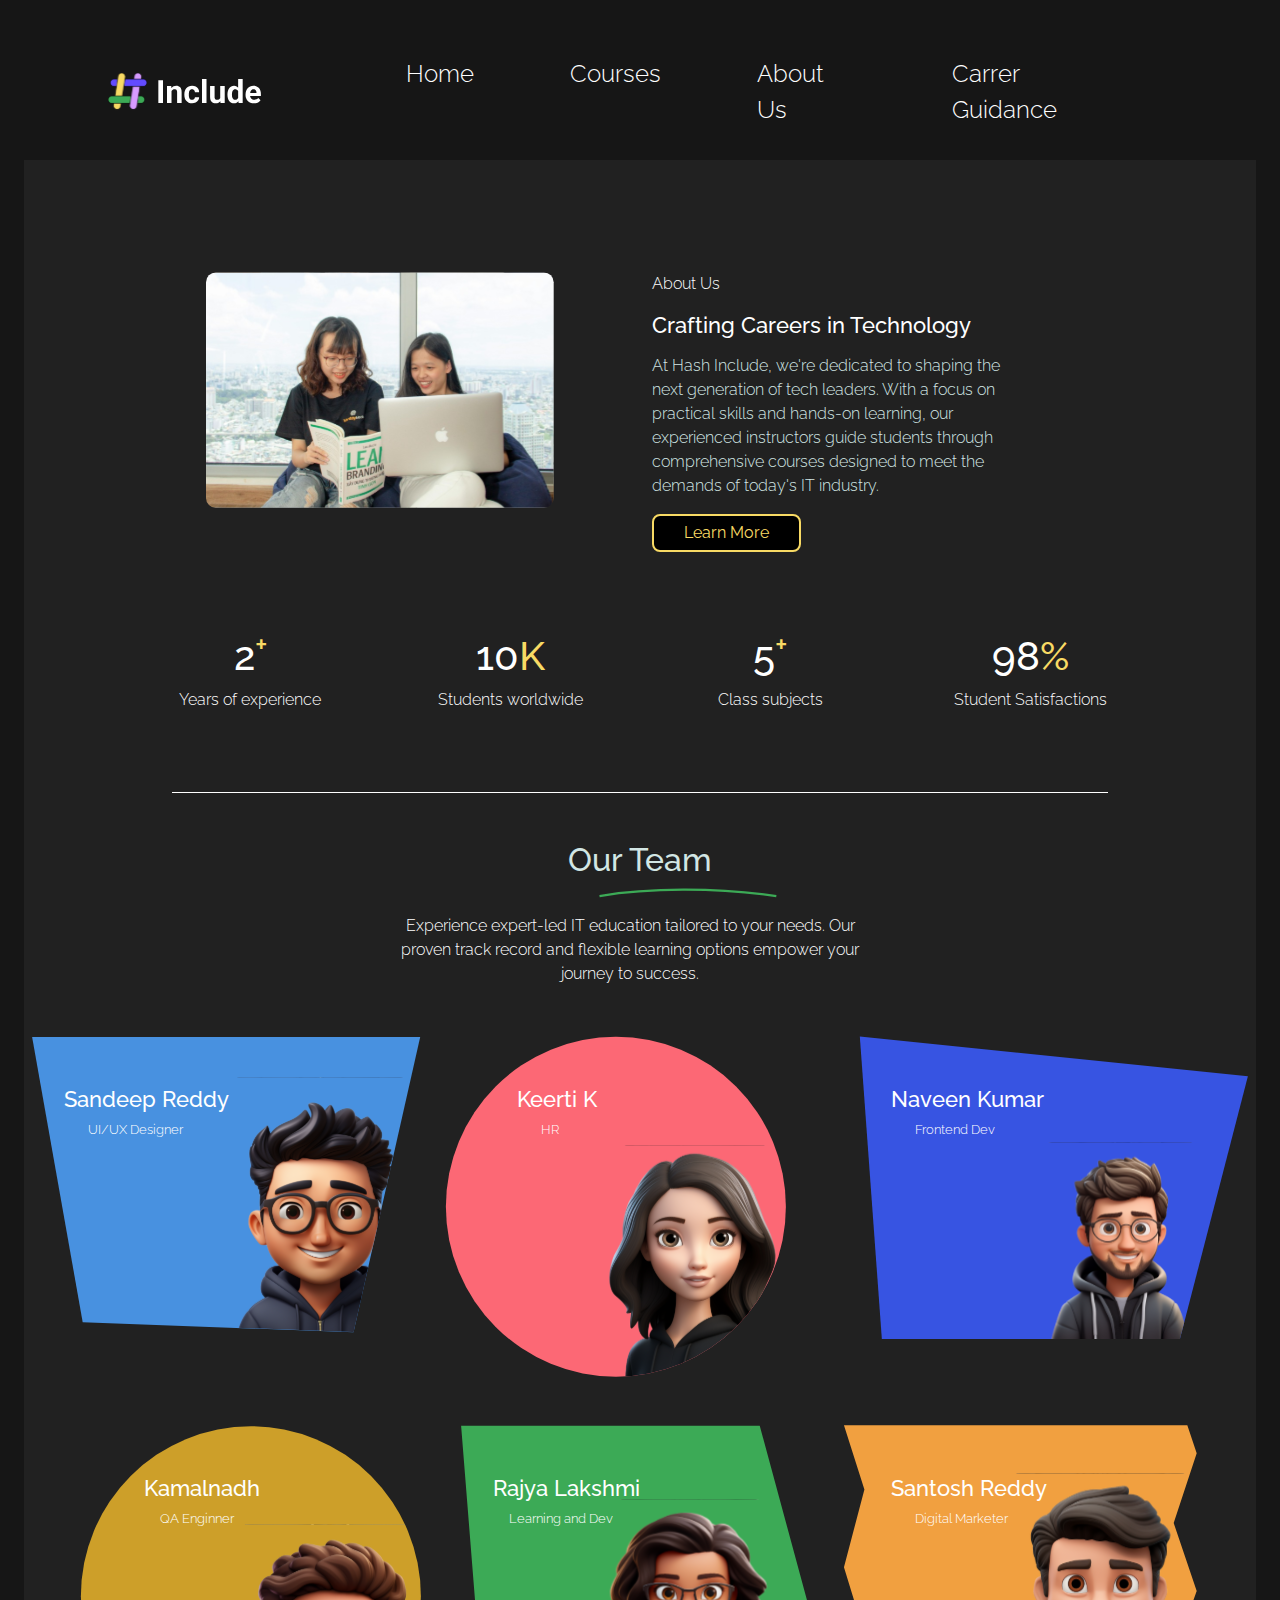
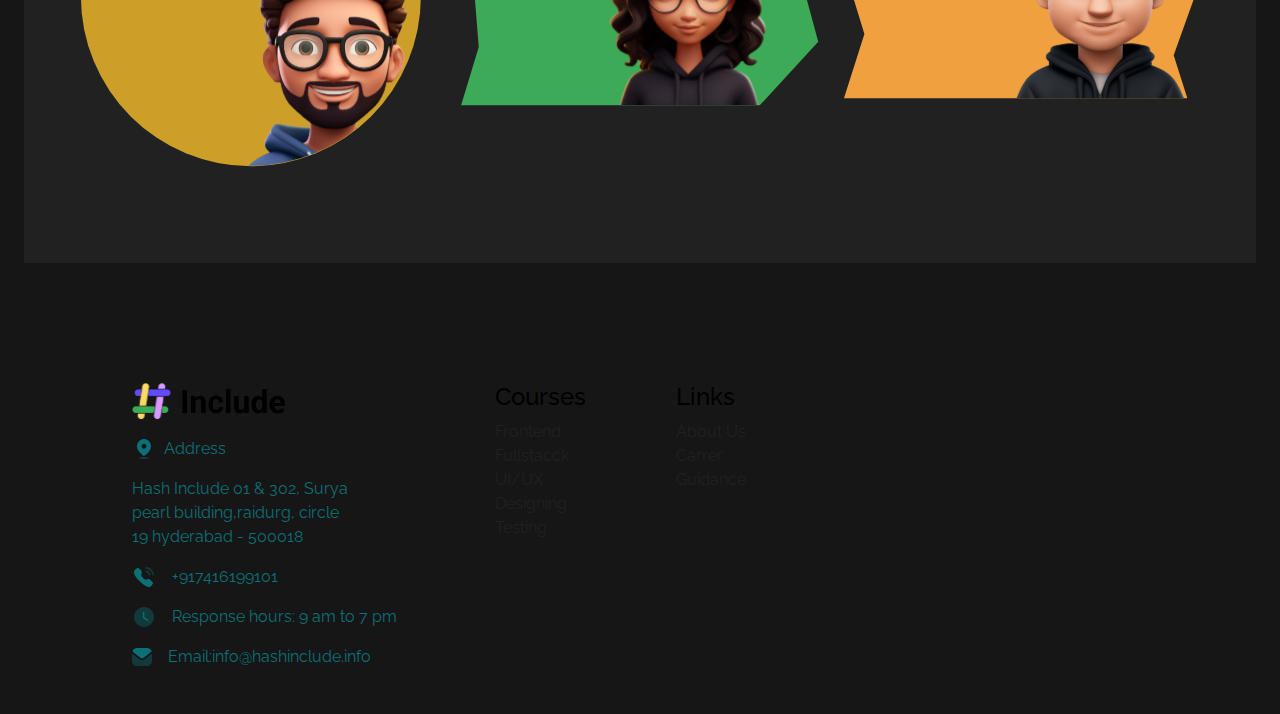
<file: aboutus.html>
<!DOCTYPE html>
<html lang="en">
  <head>
    <!-- Meta Tags  -->
    <meta charset="UTF-8" />
    <meta name="viewport" content="width=device-width, initial-scale=1.0" />
    <meta
      name="description"
      content="Elevate Your Skills with Hash Include's Guidance"
    />
    <meta
      name="Keywords"
      content="Hash Include,Training,Full-Stack,Front-End,Testing,uiux,Madhapur"
    />
    <title>Hash Include</title>
    <!--Bootstarp CDN -->
    <link
      href="https://cdn.jsdelivr.net/npm/bootstrap@5.3.3/dist/css/bootstrap.min.css"
      rel="stylesheet"
      integrity="sha384-QWTKZyjpPEjISv5WaRU9OFeRpok6YctnYmDr5pNlyT2bRjXh0JMhjY6hW+ALEwIH"
      crossorigin="anonymous"
    />
    <script
      src="https://cdn.jsdelivr.net/npm/bootstrap@5.3.3/dist/js/bootstrap.bundle.min.js"
      integrity="sha384-YvpcrYf0tY3lHB60NNkmXc5s9fDVZLESaAA55NDzOxhy9GkcIdslK1eN7N6jIeHz"
      crossorigin="anonymous"
    ></script>
    <!-- Favicon  -->
    <link rel="shortcut icon" href="assets/favicon.png" type="image" />
    <!-- CSS  -->
    <link rel="stylesheet" href="styles/style3.css" />
  </head>
  <body>
    <header class="heading-section-container">
      <!-- Navbar Brand Section Starts Here  -->
      <nav class="navbar navbar-expand-lg">
        <div class="container-fluid mt-5 mx-5 mb-4">
          <a class="navbar-brand px-4 mx-4" href="#"
            ><img src="assets/hash-include-logo.svg" alt="Hash Include Logo"
          /></a>
          <!-- Navbar Brand Section Ends Here  -->
          <!-- Navbar Items Section Starts Here  -->
          <div class="collapse navbar-collapse px-5" id="navbarNav">
            <ul class="navbar-nav d-flex justify-content-evenly">
              <li class="nav-item mx-5">
                <a href="home.html">Home</a>
              </li>
              <li class="nav-item mx-5">
                <a href="courses.html" target="_blank">Courses</a>
              </li>
              <li class="nav-item mx-5">
                <a href="aboutus.html" target="_blank">About Us</a>
              </li>
              <li class="nav-item mx-5">
                <a href="carrerguidance.html" target="_blank"
                  >Carrer Guidance</a
                >
              </li>
            </ul>
            <!-- Navbar Items Section Ends Here  -->
          </div>
        </div>
      </nav>
    </header>
    <!-- About us Section starts here  -->
    <section class="crafting-carrers-container mx-4 py-5">
      <div class="container-fluid">
        <div class="crafting-carrers-view mx-5 my-3 p-5">
          <div class="row">
            <div class="col-md-6">
              <div class="about-us-img">
                <img
                  src="assets/aboutus.svg"
                  class="img-fluid mx-auto d-block"
                  alt="about-us-img"
                  width="70%"
                />
              </div>
            </div>
            <div class="col-md-6">
              <div class="about-us-section d-flex">
                <p class="about-us-heading text-white">
                  <span class="underline"></span> About Us
                </p>
              </div>
              <div class="crafting-carrers-section pb-2">
                <h3 class="crafting-carrers-heading text-white">
                  Crafting Careers in Technology
                </h3>
              </div>
              <div class="crafting-carrers-section2">
                <p class="crafting-carrers-content w-75">
                  At Hash Include, we're dedicated to shaping the next
                  generation of tech leaders. With a focus on practical skills
                  and hands-on learning, our experienced instructors guide
                  students through comprehensive courses designed to meet the
                  demands of today's IT industry.
                </p>
              </div>
              <div class="learn-more">
                <div class="learn-more-btn1">
                  <a href="#" class="btn rounded-3">Learn More</a>
                </div>
              </div>
            </div>
          </div>
        </div>
        <div class="about-us-deatils mx-5 px-5 mb-5">
          <div class="row about-us-deatils">
            <div class="col-md-3">
              <div class="about-us-info m-2 p-2">
                <h3 class="about-us-content text-white text-center fs-1">
                  2<span><sup>+</sup></span>
                </h3>
                <p class="about-us-text text-white text-center">
                  Years of experience
                </p>
              </div>
            </div>
            <div class="col-md-3">
              <div class="about-us-info m-2 p-2">
                <h3 class="about-us-content text-white text-center fs-1">
                  10<span>K</span>
                </h3>
                <p class="about-us-text text-white text-center">
                  Students worldwide
                </p>
              </div>
            </div>
            <div class="col-md-3">
              <div class="about-us-info m-2 p-2">
                <h3 class="about-us-content text-white text-center fs-1">
                  5<span><sup>+</sup></span>
                </h3>
                <p class="about-us-text text-white text-center">
                  Class subjects
                </p>
              </div>
            </div>
            <div class="col-md-3">
              <div class="about-us-info m-2 p-2">
                <h3 class="about-us-content text-white text-center fs-1">
                  98<span>%</span>
                </h3>
                <p class="about-us-text text-white text-center">
                  Student Satisfactions
                </p>
              </div>
            </div>
          </div>
        </div>
      </div>
      <p class="hr-line"></p>
      <div class="team-members-section pt-5">
        <div class="team-heading">
          <h2 class="team-text text-center">Our Team</h2>
          <p class="line-img ps-5 ms-5 ">
            <img
              src="assets/why-us-line.svg"
              alt="team-line"
              class="img-fluid mx-auto d-block"
            />
          </p>
          <p class="team-tag-line text-center  text-white text-center">
            Experience expert-led IT education tailored to your needs. Our
            proven track record and flexible learning options empower your
            journey to success.
          </p>
        </div>
        </div>
        <div class="conatiner-fluid">
          <div class="team-members-info px-2">
            <div class="row">
              <div class="col-md-4">
                <div class="team-members">
                  <div class="team-member-image">
                    <img
                      src="assets/member-1.svg"
                      alt="member-1"
                      class="img-fluid"
                    />
                    <div class="member-info mx-3 px-3">
                      <h3 class="member-name">Sandeep Reddy</h3>
                      <p class="member-prof px-4">UI/UX Designer</p>
                    </div>
                  </div>
                </div>
              </div>
              <div class="col-md-4">
                <div class="team-members">
                  <div class="team-member-image">
                    <img
                      src="assets/member-2.svg"
                      alt="member-1"
                      class="img-fluid"
                    />
                    <div class="member-info mx-4 px-5 pb-2">
                      <h3 class="member-name">Keerti K</h3>
                      <p class="member-prof px-4">HR</p>
                    </div>
                  </div>
                </div>
              </div>
              <div class="col-md-4">
                <div class="team-members">
                  <div class="team-member-image">
                    <img
                      src="assets/member-3.svg"
                      alt="member-1"
                      class="img-fluid"
                    />
                    <div class="member-info mx-3 px-3">
                      <h3 class="member-name">Naveen Kumar</h3>
                      <p class="member-prof px-4">Frontend Dev</p>
                    </div>
                  </div>
                </div>
              </div>
            </div>
            <div class="team-members-2 m-5">
            <div class="row ">
              <div class="col-md-4 ">
                <div class="team-members">
                  <div class="team-member-image">
                    <img
                      src="assets/member-4.svg"
                      alt="member-1"
                      class="img-fluid"
                    />
                    <div class="member-info mx-5 px-3">
                      <h3 class="member-name">Kamalnadh</h3>
                      <p class="member-prof px-3">QA Enginner</p>
                    </div>
                  </div>
                </div>
              </div>
              <div class="col-md-4">
                <div class="team-members">
                  <div class="team-member-image">
                    <img
                      src="assets/member-5.svg"
                      alt="member-1"
                      class="img-fluid"
                    />
                    <div class="member-info mx-3 px-3">
                      <h3 class="member-name">Rajya Lakshmi</h3>
                      <p class="member-prof px-3">Learning and Dev</p>
                    </div>
                  </div>
                </div>
              </div>
              <div class="col-md-4">
                <div class="team-members">
                  <div class="team-member-image">
                    <img
                      src="assets/member-6.svg"
                      alt="member-1"
                      class="img-fluid"
                    />
                    <div class="member-info mx-4 px-4">
                      <h3 class="member-name">Santosh Reddy</h3>
                      <p class="member-prof px-4">Digital Marketer</p>
                    </div>
                  </div>
                </div>
              </div>
            </div>
        </div>
          </div>
        </div>
      </div>
    </section>
    <!-- About us Section Ends here  -->
    <!-- The Footer Sections Starts Here  -->
    <footer>
      <section class="footer-section">
        <div class="container-fluid">
          <!-- The Contact and Address Information Section  -->
          <div class="contact-links-map-section mx-5 mt-5 px-5 pt-5">
            <div class="row">
              <div class="col-md-4">
                <div class="contact-info p-4">
                  <img
                    src="assets/footer-logo.svg"
                    alt="footer-logo"
                    class="img-fluid"
                  />
                  <div class="address-section d-flex">
                    <img
                      src="assets/location.svg"
                      alt="location-img"
                      class="img-fluid"
                    />
                    <p class="address-text mt-3 ps-2">Address</p>
                  </div>
                  <div class="full-address w-75">
                    <p>
                      Hash Include 01 & 302, Surya pearl building,raidurg,
                      circle 19 hyderabad - 500018
                    </p>
                  </div>
                  <div class="call-section d-flex">
                    <img src="assets/Calling.svg" alt="img" lass="img-fluid" />
                    <a class="mobile-num ps-3" href="tel:+917416199101"
                      >+917416199101</a
                    >
                  </div>
                  <div class="time-section d-flex">
                    <img
                      src="assets/time.svg"
                      alt="time-img"
                      class="img-fluid"
                    />
                    <p class="time-text mt-3 ps-3">
                      Response hours: 9 am to 7 pm
                    </p>
                  </div>
                  <div class="mail-section d-flex">
                    <img
                      src="assets/mail.svg"
                      alt="mail-img"
                      class="img-fluid"
                    />
                    <a class="mail-id ps-3" href="Email:info@hashinclude.info"
                      >Email:info@hashinclude.info</a
                    >
                  </div>
                </div>
              </div>
              <!-- The Courses Section Starts Here  -->
              <div class="col-md-4">
                <div class="row">
                  <div class="col-md-6">
                    <div class="footer-courses-links p-4">
                      <h4 class="course-heading-footer text-black">Courses</h4>
                      <div class="courses-links">
                        <a href="">Frontend</a>
                      </div>
                      <div class="courses-links">
                        <a href="">Fullstacck</a>
                      </div>
                      <div class="courses-links">
                        <a href="">UI/UX Designing</a>
                      </div>
                      <div class="courses-links">
                        <a href="">Testing</a>
                      </div>
                    </div>
                  </div>
                  <div class="col-md-6">
                    <div class="footer-courses-links p-4">
                      <h4 class="course-heading-footer text-black">Links</h4>
                      <div class="courses-links">
                        <a href="">About Us</a>
                      </div>
                      <div class="courses-links">
                        <a href="">Carrer Guidance</a>
                      </div>
                    </div>
                  </div>
                </div>
              </div>
              <!-- The Map Section Starts Here  -->
              <div class="col-md-4">
                <div class="map-section p-4">
                  <iframe
                    src="https://www.google.com/maps/embed?pb=!1m18!1m12!1m3!1d3806.8752843352713!2d78.38633087421032!3d17.417771801930936!2m3!1f0!2f0!3f0!3m2!1i1024!2i768!4f13.1!3m3!1m2!1s0x3bcb96abecef0d69%3A0x58fe2eaf21e5dfbb!2sHash%20Include!5e0!3m2!1sen!2sin!4v1719083312597!5m2!1sen!2sin"
                    width="300"
                    height="300"
                    style="border: 0"
                    allowfullscreen=""
                    loading="lazy"
                    referrerpolicy="no-referrer-when-downgrade"
                  ></iframe>
                </div>
              </div>
            </div>
          </div>
        </div>
      </section>
    </footer>
    <!-- The Footer Sections Ends Here  -->
  </body>
</html>
</file>
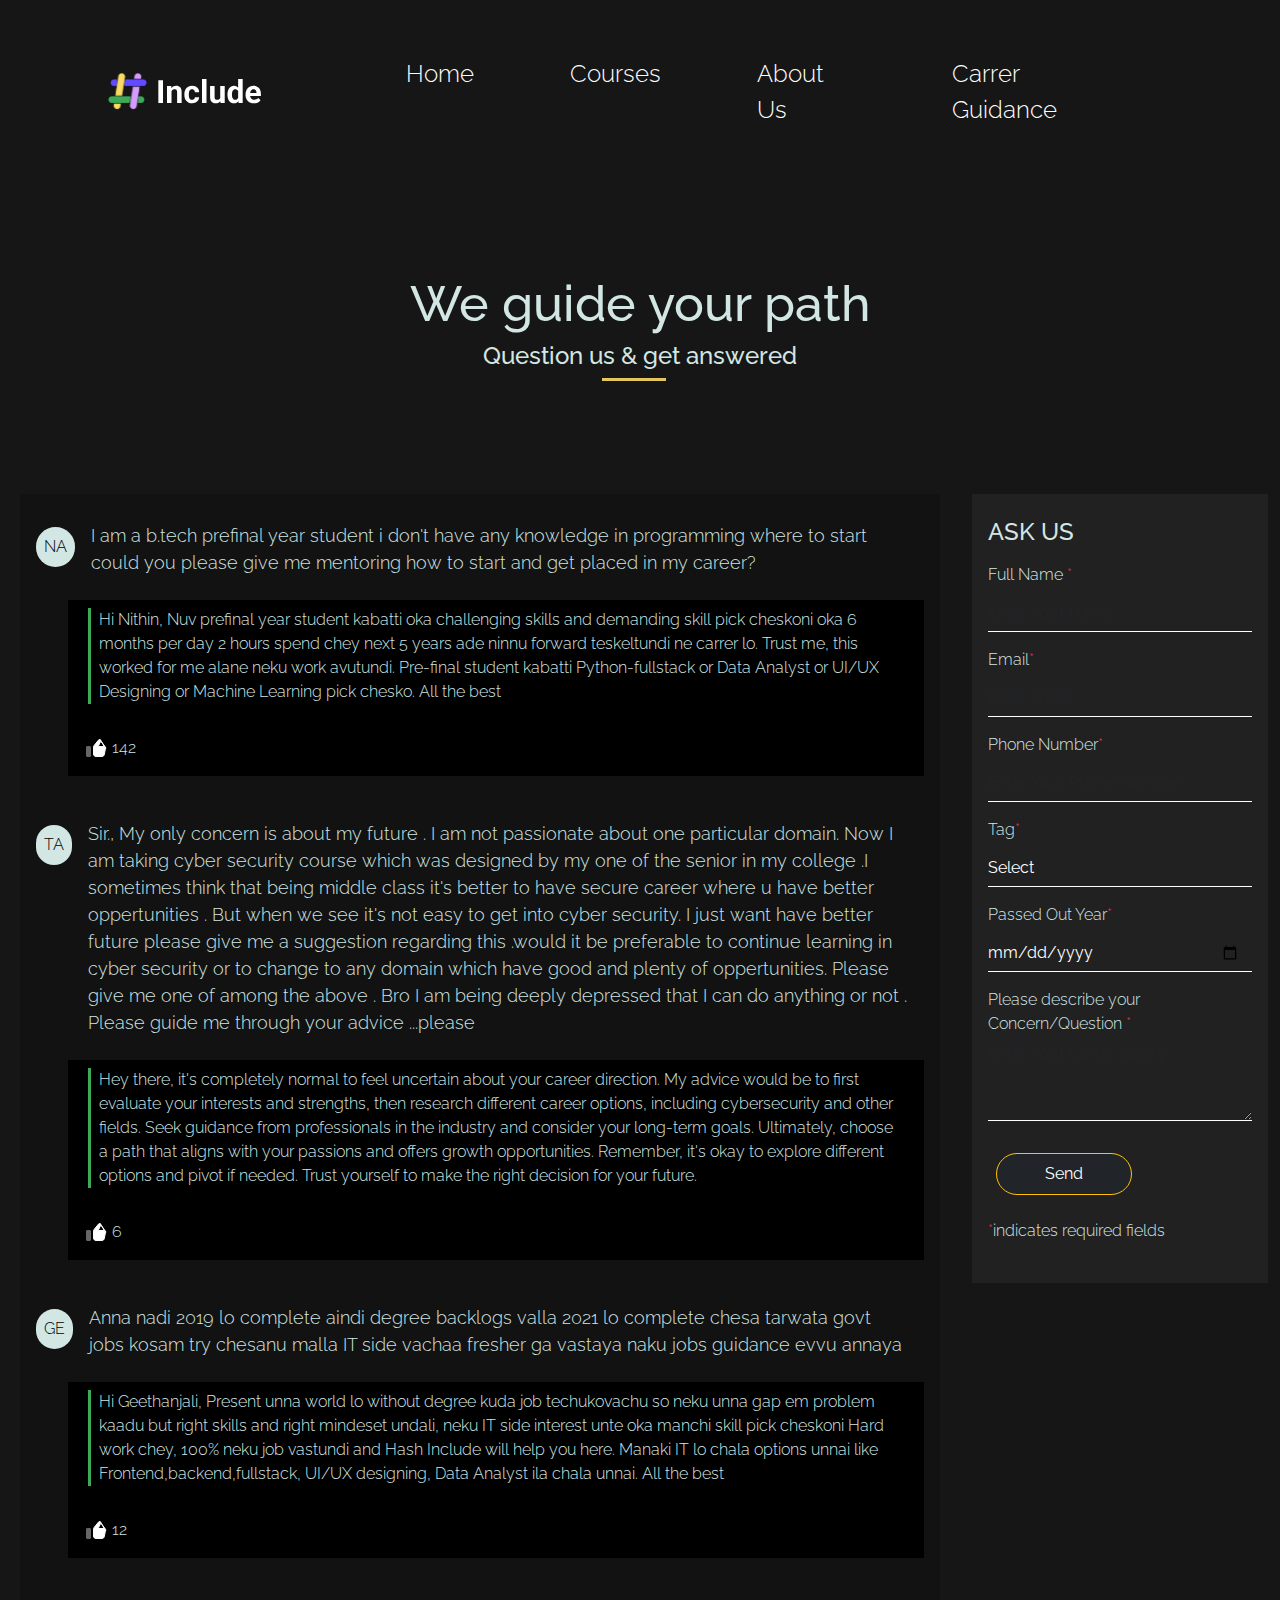
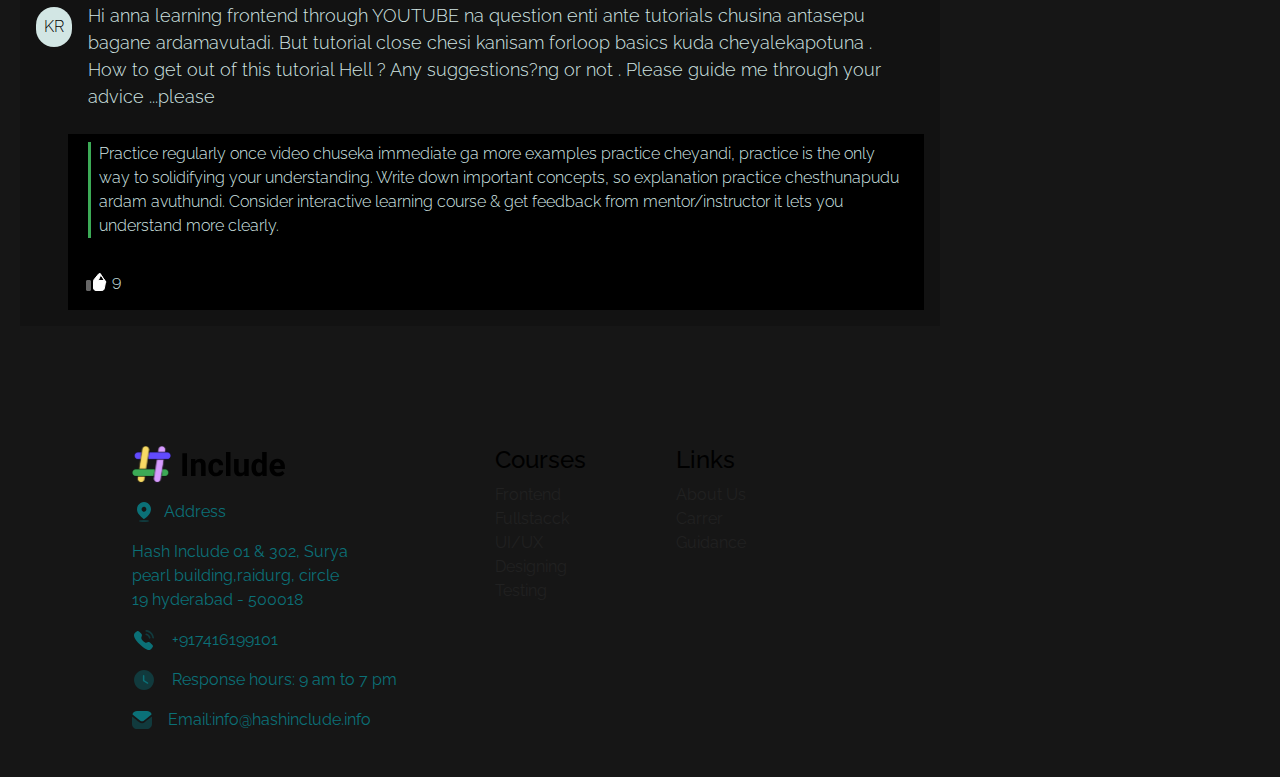
<file: carrerguidance.html>
<!DOCTYPE html>
<html lang="en">
  <head>
    <!-- Meta Tags  -->
    <meta charset="UTF-8" />
    <meta name="viewport" content="width=device-width, initial-scale=1.0" />
    <meta
      name="description"
      content="Elevate Your Skills with Hash Include's Guidance"
    />
    <meta
      name="Keywords"
      content="Hash Include,Training,Full-Stack,Front-End,Testing,uiux,Madhapur"
    />
    <title>Hash Include</title>
    <!--Bootstarp CDN -->
    <link
      href="https://cdn.jsdelivr.net/npm/bootstrap@5.3.3/dist/css/bootstrap.min.css"
      rel="stylesheet"
      integrity="sha384-QWTKZyjpPEjISv5WaRU9OFeRpok6YctnYmDr5pNlyT2bRjXh0JMhjY6hW+ALEwIH"
      crossorigin="anonymous"
    />
    <script
      src="https://cdn.jsdelivr.net/npm/bootstrap@5.3.3/dist/js/bootstrap.bundle.min.js"
      integrity="sha384-YvpcrYf0tY3lHB60NNkmXc5s9fDVZLESaAA55NDzOxhy9GkcIdslK1eN7N6jIeHz"
      crossorigin="anonymous"
    ></script>
    <!-- Favicon  -->
    <link rel="shortcut icon" href="assets/favicon.png" type="image" />
    <!-- CSS  -->
    <link rel="stylesheet" href="styles/style2.css" />
  </head>
  <body>
    <header class="heading-section-container">
      <!-- Navbar Brand Section Starts Here  -->
      <nav class="navbar navbar-expand-lg">
        <div class="container-fluid mt-5 mx-5 mb-4">
          <a class="navbar-brand px-4 mx-4" href="#"
            ><img src="assets/hash-include-logo.svg" alt="Hash Include Logo"
          /></a>
          <!-- Navbar Brand Section Ends Here  -->
          <!-- Navbar Items Section Starts Here  -->
          <div class="collapse navbar-collapse px-5" id="navbarNav">
            <ul class="navbar-nav d-flex justify-content-evenly">
              <li class="nav-item mx-5">
                <a href="home.html">Home</a>
              </li>
              <li class="nav-item mx-5">
                <a href="courses.html" target="_blank">Courses</a>
              </li>
              <li class="nav-item mx-5">
                <a href="aboutus.html" target="_blank">About Us</a>
              </li>
              <li class="nav-item mx-5">
                <a href="carrerguidance.html" target="_blank"
                  >Carrer Guidance</a
                >
              </li>
            </ul>
            <!-- Navbar Items Section Ends Here  -->
          </div>
        </div>
      </nav>
    </header>
    <section class="we-guide-container">
      <div class="we-guide-section mt-4">
        <h2 class="we-guide-heading text-center">We guide your path</h2>
        <h4 class="question-tex text-center">Question us & get answered</h4>
        <p class="underline"></p>
      </div>
    </section>
    <section class="carrer-querys">
      <div class="container-fluid">
        <div class="row">
          <div class="col-md-9">
            <div class="questions-section mx-2 py-3">
              <div class="carrerr-query">
                <div class="query-1 d-flex px-3 py-2">
                  <p class="name-icon py-2 px-2">NA</p>
                  <p class="question px-3 mt-1">
                    I am a b.tech prefinal year student i don't have any
                    knowledge in programming where to start could you please
                    give me mentoring how to start and get placed in my career?
                  </p>
                </div>
                <div class="answer-reaction-block mx-5">
                  <div class="answer-section mx-3 pt-2">
                    <p class="answer ms-1 px-2">
                      Hi Nithin, Nuv prefinal year student kabatti oka
                      challenging skills and demanding skill pick cheskoni oka 6
                      months per day 2 hours spend chey next 5 years ade ninnu
                      forward teskeltundi ne carrer lo. Trust me, this worked
                      for me alane neku work avutundi. Pre-final student kabatti
                      Python-fullstack or Data Analyst or UI/UX Designing or
                      Machine Learning pick chesko. All the best
                    </p>
                  </div>
                  <div class="reaction-section d-flex mx-3">
                    <img
                      src="assets/like.svg"
                      alt="like-img"
                      class="img-fluid"
                    />
                    <p class="likes mt-3 px-1">142</p>
                  </div>
                </div>
              </div>
            </div>
            <div class="questions-section mx-2 py-3">
              <div class="carrerr-query">
                <div class="query-1 d-flex px-3 py-2">
                  <p class="name-icon py-2 px-2">TA</p>
                  <p class="question px-3 mt-1">
                    Sir., My only concern is about my future . I am not
                    passionate about one particular domain. Now I am taking
                    cyber security course which was designed by my one of the
                    senior in my college .I sometimes think that being middle
                    class it's better to have secure career where u have better
                    oppertunities . But when we see it's not easy to get into
                    cyber security. I just want have better future please give
                    me a suggestion regarding this .would it be preferable to
                    continue learning in cyber security or to change to any
                    domain which have good and plenty of oppertunities. Please
                    give me one of among the above . Bro I am being deeply
                    depressed that I can do anything or not . Please guide me
                    through your advice ...please
                  </p>
                </div>
                <div class="answer-reaction-block mx-5">
                  <div class="answer-section mx-3 pt-2">
                    <p class="answer ms-1 px-2">
                      Hey there, it's completely normal to feel uncertain about
                      your career direction. My advice would be to first
                      evaluate your interests and strengths, then research
                      different career options, including cybersecurity and
                      other fields. Seek guidance from professionals in the
                      industry and consider your long-term goals. Ultimately,
                      choose a path that aligns with your passions and offers
                      growth opportunities. Remember, it's okay to explore
                      different options and pivot if needed. Trust yourself to
                      make the right decision for your future.
                    </p>
                  </div>
                  <div class="reaction-section d-flex mx-3">
                    <img
                      src="assets/like.svg"
                      alt="like-img"
                      class="img-fluid"
                    />
                    <p class="likes mt-3 px-1">6</p>
                  </div>
                </div>
              </div>
            </div>
            <div class="questions-section mx-2 py-3">
              <div class="carrerr-query">
                <div class="query-1 d-flex px-3 py-2">
                  <p class="name-icon py-2 px-2">GE</p>
                  <p class="question px-3 mt-1">
                    Anna nadi 2019 lo complete aindi degree backlogs valla 2021
                    lo complete chesa tarwata govt jobs kosam try chesanu malla
                    IT side vachaa fresher ga vastaya naku jobs guidance evvu
                    annaya
                  </p>
                </div>
                <div class="answer-reaction-block mx-5">
                  <div class="answer-section mx-3 pt-2">
                    <p class="answer ms-1 px-2">
                      Hi Geethanjali, Present unna world lo without degree kuda
                      job techukovachu so neku unna gap em problem kaadu but
                      right skills and right mindeset undali, neku IT side
                      interest unte oka manchi skill pick cheskoni Hard work
                      chey, 100% neku job vastundi and Hash Include will help
                      you here. Manaki IT lo chala options unnai like
                      Frontend,backend,fullstack, UI/UX designing, Data Analyst
                      ila chala unnai. All the best
                    </p>
                  </div>
                  <div class="reaction-section d-flex mx-3">
                    <img
                      src="assets/like.svg"
                      alt="like-img"
                      class="img-fluid"
                    />
                    <p class="likes mt-3 px-1">12</p>
                  </div>
                </div>
              </div>
            </div>
            <div class="questions-section mx-2 py-3">
              <div class="carrerr-query">
                <div class="query-1 d-flex px-3 py-2">
                  <p class="name-icon py-2 px-2">KR</p>
                  <p class="question px-3 mt-1">
                    Hi anna learning frontend through YOUTUBE na question enti
                    ante tutorials chusina antasepu bagane ardamavutadi. But
                    tutorial close chesi kanisam forloop basics kuda
                    cheyalekapotuna . How to get out of this tutorial Hell ? Any
                    suggestions?ng or not . Please guide me through your advice
                    ...please
                  </p>
                </div>
                <div class="answer-reaction-block mx-5">
                  <div class="answer-section mx-3 pt-2">
                    <p class="answer ms-1 px-2">
                      Practice regularly once video chuseka immediate ga more
                      examples practice cheyandi, practice is the only way to
                      solidifying your understanding. Write down important
                      concepts, so explanation practice chesthunapudu ardam
                      avuthundi. Consider interactive learning course & get
                      feedback from mentor/instructor it lets you understand
                      more clearly.
                    </p>
                  </div>
                  <div class="reaction-section d-flex mx-3">
                    <img
                      src="assets/like.svg"
                      alt="like-img"
                      class="img-fluid"
                    />
                    <p class="likes mt-3 px-1">9</p>
                  </div>
                </div>
              </div>
            </div>
          </div>
          <div class="col-md-3">
            <div class="ask-us-section py-2 px-2">
              <div class="ask-us-form my-2 p-2">
                <h4 class="ask-us-text text-uppercase">Ask Us</h4>
                <div class="name-section py-2">
                  <div class="label-head">
                    <label for="name" class="form-label"
                      >Full Name <span class="text-danger">*</span></label
                    >
                  </div>
                  <div class="input-content">
                    <input
                      type="text"
                      class="form-control"
                      id="name"
                      placeholder="Enter Your Name"
                      name="name"
                    />
                  </div>
                </div>
                <div class="email-section py-2">
                  <div class="label-head">
                    <label for="email" class="form-label"
                      >Email<span class="text-danger">*</span></label
                    >
                  </div>
                  <div class="input-content">
                    <input
                      type="email"
                      class="form-control"
                      id="email"
                      placeholder="Enter email"
                      name="email"
                    />
                  </div>
                </div>
                <div class="number-section py-2">
                  <div class="label-head">
                    <label for="num " class="form-label"
                      >Phone Number<span class="text-danger">*</span></label
                    >
                  </div>
                  <div class="input-content">
                    <input
                      type="tel"
                      class="form-control"
                      id="num"
                      placeholder="Enter Your Phone Number"
                      name="name"
                    />
                  </div>
                </div>
                <div class="tag-section py-2">
                  <div class="label-head">
                    <label for="tag" class="form-label"
                      >Tag<span class="text-danger">*</span></label
                    >
                  </div>
                  <div class="input-content">
                    <select name="tag-list" id="tag" class="form-select">
                      <option value="">Select</option>
                      <option value="Progr">Programming</option>
                      <option value="Carr">Carrer-Gap</option>
                      <option value="Carr">Carrer-Guidance</option>
                      <option value="Test">Testing</option>
                      <option value="AI">AI</option>
                      <option value="Drop">Dropout</option>
                      <option value="Desig">Designing</option>
                    </select>
                  </div>
                </div>
                <div class="passed-out-section py-2">
                  <div class="label-head">
                    <label for="date-year" class="form-label"
                      >Passed Out Year<span class="text-danger">*</span></label
                    >
                  </div>
                  <div class="input-content">
                    <input
                      type="date"
                      id="date-year"
                      class="form-control"
                      name="year"
                    />
                  </div>
                </div>
                <div class="feedback-section py-2">
                  <div class="label-head">
                    <label for="feedback"
                      >Please describe your Concern/Question
                      <span class="text-danger">*</span></label
                    >
                  </div>
                  <div class="input-content">
                    <textarea
                      class="form-control"
                      rows="3"
                      id="feedback"
                      name="text"
                      placeholder="Enter Your Carrer Query"
                    ></textarea>
                  </div>
                </div>
                <div class="send-button py-2">
                  <button
                    type="button"
                    class="btn btn-dark border border-warning rounded-5 px-5 mx-2 py-2 my-3"
                  >
                    Send
                  </button>
                </div>
                <div class="indicates-section">
                  <p>
                    <span class="text-danger">*</span>indicates required fields
                  </p>
                </div>
              </div>
            </div>
          </div>
        </div>
      </div>
    </section>
    <footer>
      <section class="footer-section">
        <div class="container-fluid">
          <div class="contact-links-map-section mx-5 mt-5 px-5 pt-5">
            <div class="row">
              <div class="col-md-4">
                <div class="contact-info p-4">
                  <img
                    src="assets/footer-logo.svg"
                    alt="footer-logo"
                    class="img-fluid"
                  />
                  <div class="address-section d-flex">
                    <img
                      src="assets/location.svg"
                      alt="location-img"
                      class="img-fluid"
                    />
                    <p class="address-text mt-3 ps-2">Address</p>
                  </div>
                  <div class="full-address w-75">
                    <p>
                      Hash Include 01 & 302, Surya pearl building,raidurg,
                      circle 19 hyderabad - 500018
                    </p>
                  </div>
                  <div class="call-section d-flex">
                    <img src="assets/Calling.svg" alt="img" lass="img-fluid" />
                    <a class="mobile-num ps-3" href="tel:+917416199101"
                      >+917416199101</a
                    >
                  </div>
                  <div class="time-section d-flex">
                    <img
                      src="assets/time.svg"
                      alt="time-img"
                      class="img-fluid"
                    />
                    <p class="time-text mt-3 ps-3">
                      Response hours: 9 am to 7 pm
                    </p>
                  </div>
                  <div class="mail-section d-flex">
                    <img
                      src="assets/mail.svg"
                      alt="mail-img"
                      class="img-fluid"
                    />
                    <a class="mail-id ps-3" href="Email:info@hashinclude.info"
                      >Email:info@hashinclude.info</a
                    >
                  </div>
                </div>
              </div>
              <div class="col-md-4">
                <div class="row">
                  <div class="col-md-6">
                    <div class="footer-courses-links p-4">
                      <h4 class="course-heading-footer text-black">Courses</h4>
                      <div class="courses-links">
                        <a href="">Frontend</a>
                      </div>
                      <div class="courses-links">
                        <a href="">Fullstacck</a>
                      </div>
                      <div class="courses-links">
                        <a href="">UI/UX Designing</a>
                      </div>
                      <div class="courses-links">
                        <a href="">Testing</a>
                      </div>
                    </div>
                  </div>
                  <div class="col-md-6">
                    <div class="footer-courses-links p-4">
                      <h4 class="course-heading-footer text-black">Links</h4>
                      <div class="courses-links">
                        <a href="">About Us</a>
                      </div>
                      <div class="courses-links">
                        <a href="">Carrer Guidance</a>
                      </div>
                    </div>
                  </div>
                </div>
              </div>
              <div class="col-md-4">
                <div class="map-section p-4">
                  <iframe
                    src="https://www.google.com/maps/embed?pb=!1m18!1m12!1m3!1d3806.8752843352713!2d78.38633087421032!3d17.417771801930936!2m3!1f0!2f0!3f0!3m2!1i1024!2i768!4f13.1!3m3!1m2!1s0x3bcb96abecef0d69%3A0x58fe2eaf21e5dfbb!2sHash%20Include!5e0!3m2!1sen!2sin!4v1719083312597!5m2!1sen!2sin"
                    width="300"
                    height="300"
                    style="border: 0"
                    allowfullscreen=""
                    loading="lazy"
                    referrerpolicy="no-referrer-when-downgrade"
                  ></iframe>
                </div>
              </div>
            </div>
          </div>
        </div>
      </section>
    </footer>
  </body>
</html>
</file>
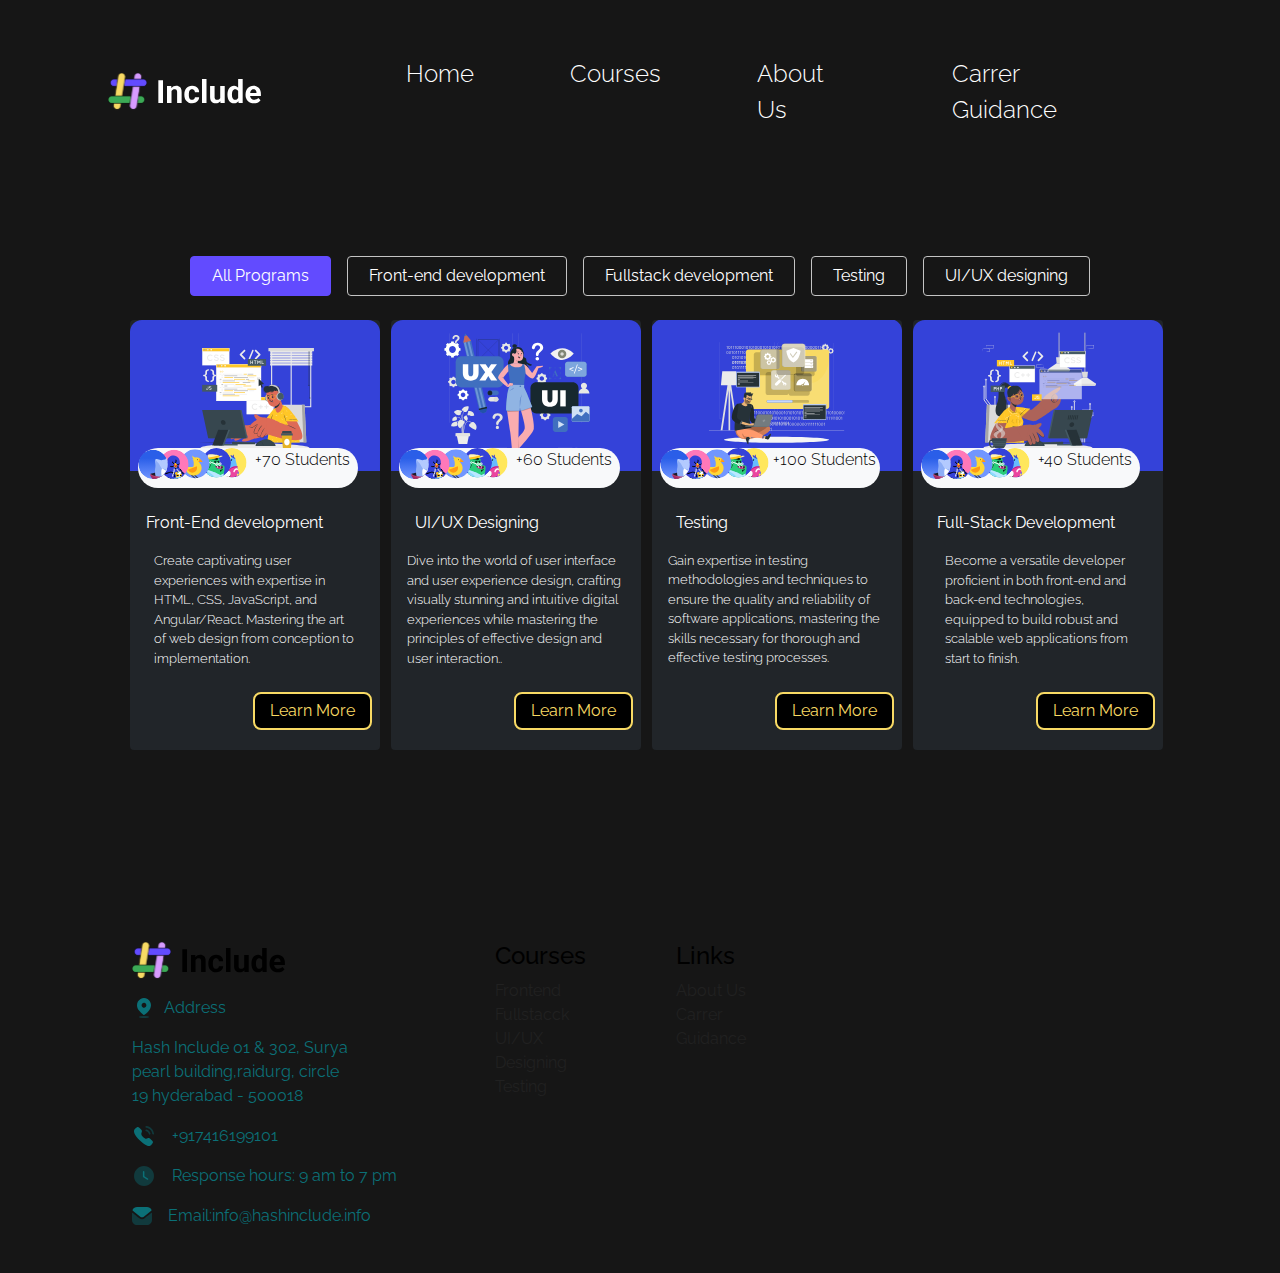
<file: courses.html>
<!DOCTYPE html>
<html lang="en">
  <head>
    <!-- Meta Tags  -->
    <meta charset="UTF-8" />
    <meta name="viewport" content="width=device-width, initial-scale=1.0" />
    <meta
      name="description"
      content="Elevate Your Skills with Hash Include's Guidance"
    />
    <meta
      name="Keywords"
      content="Hash Include,Training,Full-Stack,Front-End,Testing,uiux,Madhapur"
    />
    <title>Hash Include</title>
    <!--Bootstarp CDN -->
    <link
      href="https://cdn.jsdelivr.net/npm/bootstrap@5.3.3/dist/css/bootstrap.min.css"
      rel="stylesheet"
      integrity="sha384-QWTKZyjpPEjISv5WaRU9OFeRpok6YctnYmDr5pNlyT2bRjXh0JMhjY6hW+ALEwIH"
      crossorigin="anonymous"
    />
    <script
      src="https://cdn.jsdelivr.net/npm/bootstrap@5.3.3/dist/js/bootstrap.bundle.min.js"
      integrity="sha384-YvpcrYf0tY3lHB60NNkmXc5s9fDVZLESaAA55NDzOxhy9GkcIdslK1eN7N6jIeHz"
      crossorigin="anonymous"
    ></script>
    <!-- Favicon  -->
    <link rel="shortcut icon" href="assets/favicon.png" type="image" />
    <!-- CSS  -->
    <link rel="stylesheet" href="styles/style4.css" />
  </head>
  <body>
    <header class="heading-section-container">
      <!-- Navbar Brand Section Starts Here  -->
      <nav class="navbar navbar-expand-lg">
        <div class="container-fluid mt-5 mx-5 mb-4">
          <a class="navbar-brand px-4 mx-4" href="#"
            ><img src="assets/hash-include-logo.svg" alt="Hash Include Logo"
          /></a>
          <!-- Navbar Brand Section Ends Here  -->
          <!-- Navbar Items Section Starts Here  -->
          <div class="collapse navbar-collapse px-5" id="navbarNav">
            <ul class="navbar-nav d-flex justify-content-evenly">
              <li class="nav-item mx-5">
                <a href="home.html">Home</a>
              </li>
              <li class="nav-item mx-5">
                <a href="courses.html" target="_blank">Courses</a>
              </li>
              <li class="nav-item mx-5">
                <a href="aboutus.html" target="_blank">About Us</a>
              </li>
              <li class="nav-item mx-5">
                <a href="carrerguidance.html" target="_blank"
                  >Carrer Guidance</a
                >
              </li>
            </ul>
            <!-- Navbar Items Section Ends Here  -->
          </div>
        </div>
      </nav>
    </header>
    <!-- Popular -courses Section  starts Here -->
    <section class="popular-section-container mt-5  p-5 ">
      <!-- All Programs Section starts here -->
      <div class="courses-info d-flex justify-content-center mb-3">
        <div class="all-programs px-2 mx-2">
          <button type="button" class="btn text-white">All Programs</button>
        </div>
        <div class="course-button px-2 mx-2">
          <button type="button" class="btn text-white">
            Front-end development
          </button>
        </div>
        <div class="course-button px-2 mx-2">
          <button type="button" class="btn text-white">
            Fullstack development
          </button>
        </div>
        <div class="course-button px-2 mx-2">
          <button type="button" class="btn text-white">Testing</button>
        </div>
        <div class="course-button px-2 mx-2">
          <button type="button" class="btn text-white">UI/UX designing</button>
        </div>
      </div>
      <!-- All Programs Section Endss here -->
      <!-- Each Course Card  Section Starts Here -->
      <div class="container">
        <div class="course-details-containers px-5 my-4">
          <div class="row">
            <!-- Front End Development  -->
            <div class="col-md-3">
              <div class="each-card-section bg-dark rounded-1 h-100">
                <div class="course-img">
                  <img
                    src="assets/frontend.svg"
                    alt="front-end-img"
                    class="img-fluid"
                  />
                </div>
                <div
                  class="students-deatils d-flex bg-light ms-2 mt-2 rounded-5"
                >
                  <div class="student-card-img">
                    <img
                      src="assets/student-card-icons.svg"
                      alt="student-card-icons"
                      class="img-fluid"
                    />
                  </div>
                  <div class="students-info text-black px-2">
                    <p>+70 Students</p>
                  </div>
                </div>
                <div class="course-text text-white mt-4 pt-3 px-2 mx-2">
                  <p><b>Front-End development</b></p>
                </div>
                <div class="course-deatil-info text-white mx-3 px-2">
                  <p>
                    Create captivating user experiences with expertise in HTML,
                    CSS, JavaScript, and Angular/React. Mastering the art of web
                    design from conception to implementation.
                  </p>
                </div>
                <div class="learn-more mx-2">
                  <div class="learn-more-btn clearfix">
                    <a href="frontend.html" class="btn rounded-3 my-2 mb-2 float-end" title="Redirecting-to-FrontEnd-Page"
                      >Learn More</a
                    >
                  </div>
                </div>
              </div>
            </div>

            <!-- UI/UX DDesigning  -->
            <div class="col-md-3">
              <div class="each-card-section bg-dark rounded-1">
                <div class="course-img">
                  <img
                    src="assets/uiux.svg"
                    alt="ui-ux-img"
                    class="img-fluid"
                  />
                </div>
                <div
                  class="students-deatils d-flex bg-light ms-2 mt-2 rounded-5"
                >
                  <div class="student-card-img">
                    <img
                      src="assets/student-card-icons.svg"
                      alt="student-card-icons"
                      class="img-fluid"
                    />
                  </div>
                  <div class="students-info text-black px-2">
                    <p>+60 Students</p>
                  </div>
                </div>

                <div class="course-text text-white mt-4 pt-3 px-3 mx-2">
                  <p><b>UI/UX Designing</b></p>
                </div>
                <div class="course-deatil-info text-white mx-2 px-2">
                  <p>
                    Dive into the world of user interface and user experience
                    design, crafting visually stunning and intuitive digital
                    experiences while mastering the principles of effective
                    design and user interaction..
                  </p>
                </div>
                <div class="learn-more mx-2">
                  <div class="learn-more-btn clearfix">
                    <a href="uiux.html" class="btn rounded-3 my-2 float-end" title="Redirecting-to-UI"
                      >Learn More</a
                    >
                  </div>
                </div>
              </div>
            </div>

            <!-- Testing  -->
            <div class="col-md-3">
              <div class="each-card-section bg-dark rounded-1">
                <div class="course-img">
                  <img
                    src="assets/testing.svg"
                    alt="testing-img"
                    class="img-fluid"
                  />
                </div>
                <div
                  class="students-deatils d-flex bg-light ms-2 mt-2 rounded-5"
                >
                  <div class="student-card-img">
                    <img
                      src="assets/student-card-icons.svg"
                      alt="student-card-icons"
                      class="img-fluid"
                    />
                  </div>
                  <div class="students-info text-black px-1">
                    <p>+100 Students</p>
                  </div>
                </div>

                <div class="course-text text-white mt-4 pt-3 px-3 mx-2">
                  <p><b>Testing</b></p>
                </div>
                <div class="course-deatil-info text-white mx-2 px-2">
                  <p>
                    Gain expertise in testing methodologies and techniques to
                    ensure the quality and reliability of software applications,
                    mastering the skills necessary for thorough and effective
                    testing processes.
                  </p>
                </div>
                <div class="learn-more mx-2">
                  <div class="learn-more-btn clearfix">
                    <a href="testing.html" class="btn rounded-3 my-2 mb-3 float-end" title="Redirecting-to-Testing-Page"
                      >Learn More</a
                    >
                  </div>
                </div>
              </div>
            </div>

            <!-- Full Stack Development  -->
            <div class="col-md-3">
              <div class="each-card-section bg-dark rounded-1">
                <div class="course-img">
                  <img
                    src="assets/fullstack.svg"
                    alt="full-Stack-img"
                    class="img-fluid"
                  />
                </div>
                <div
                  class="students-deatils d-flex bg-light ms-2 mt-2 rounded-5"
                >
                  <div class="student-card-img">
                    <img
                      src="assets/student-card-icons.svg"
                      alt="student-card-icons"
                      class="img-fluid"
                    />
                  </div>
                  <div class="students-info text-black px-2">
                    <p>+40 Students</p>
                  </div>
                </div>
                <div class="course-text text-white mt-4 pt-3 px-3 mx-2">
                  <p><b>Full-Stack Development</b></p>
                </div>
                <div class="course-deatil-info text-white mx-3 px-3">
                  <p>
                    Become a versatile developer proficient in both front-end
                    and back-end technologies, equipped to build robust and
                    scalable web applications from start to finish.
                  </p>
                </div>
                <div class="learn-more mx-2">
                  <div class="learn-more-btn clearfix">
                    <a href="fullstack.html" class="btn rounded-3 my-2 mb-3 float-end" title="Redirecting-to-FullStack-Page"
                      >Learn More</a
                    >
                  </div>
                </div>
              </div>
            </div>
          </div>
        </div>
      </div>
      <!-- Each Course Card  Section Starts Here -->
      <!-- Popular  Section Endss Here -->
    </section>
    <!-- The Footer Sections Starts Here  -->
    <footer>
      <section class="footer-section">
        <div class="container-fluid">
          <!-- The Contact and Address Information Section  -->
          <div class="contact-links-map-section mx-5 mt-5 px-5 pt-5">
            <div class="row">
              <div class="col-md-4">
                <div class="contact-info p-4">
                  <img
                    src="assets/footer-logo.svg"
                    alt="footer-logo"
                    class="img-fluid"
                  />
                  <div class="address-section d-flex">
                    <img
                      src="assets/location.svg"
                      alt="location-img"
                      class="img-fluid"
                    />
                    <p class="address-text mt-3 ps-2">Address</p>
                  </div>
                  <div class="full-address w-75">
                    <p>
                      Hash Include 01 & 302, Surya pearl building,raidurg,
                      circle 19 hyderabad - 500018
                    </p>
                  </div>
                  <div class="call-section d-flex">
                    <img src="assets/Calling.svg" alt="img" lass="img-fluid" />
                    <a class="mobile-num ps-3" href="tel:+917416199101"
                      >+917416199101</a
                    >
                  </div>
                  <div class="time-section d-flex">
                    <img
                      src="assets/time.svg"
                      alt="time-img"
                      class="img-fluid"
                    />
                    <p class="time-text mt-3 ps-3">
                      Response hours: 9 am to 7 pm
                    </p>
                  </div>
                  <div class="mail-section d-flex">
                    <img
                      src="assets/mail.svg"
                      alt="mail-img"
                      class="img-fluid"
                    />
                    <a class="mail-id ps-3" href="Email:info@hashinclude.info"
                      >Email:info@hashinclude.info</a
                    >
                  </div>
                </div>
              </div>
              <!-- The Courses Section Starts Here  -->
              <div class="col-md-4">
                <div class="row">
                  <div class="col-md-6">
                    <div class="footer-courses-links p-4">
                      <h4 class="course-heading-footer text-black">Courses</h4>
                      <div class="courses-links">
                        <a href="">Frontend</a>
                      </div>
                      <div class="courses-links">
                        <a href="">Fullstacck</a>
                      </div>
                      <div class="courses-links">
                        <a href="">UI/UX Designing</a>
                      </div>
                      <div class="courses-links">
                        <a href="">Testing</a>
                      </div>
                    </div>
                  </div>
                  <div class="col-md-6">
                    <div class="footer-courses-links p-4">
                      <h4 class="course-heading-footer text-black">Links</h4>
                      <div class="courses-links">
                        <a href="">About Us</a>
                      </div>
                      <div class="courses-links">
                        <a href="">Carrer Guidance</a>
                      </div>
                    </div>
                  </div>
                </div>
              </div>
              <!-- The Map Section Starts Here  -->
              <div class="col-md-4">
                <div class="map-section p-4">
                  <iframe
                    src="https://www.google.com/maps/embed?pb=!1m18!1m12!1m3!1d3806.8752843352713!2d78.38633087421032!3d17.417771801930936!2m3!1f0!2f0!3f0!3m2!1i1024!2i768!4f13.1!3m3!1m2!1s0x3bcb96abecef0d69%3A0x58fe2eaf21e5dfbb!2sHash%20Include!5e0!3m2!1sen!2sin!4v1719083312597!5m2!1sen!2sin"
                    width="300"
                    height="300"
                    style="border: 0"
                    allowfullscreen=""
                    loading="lazy"
                    referrerpolicy="no-referrer-when-downgrade"
                  ></iframe>
                </div>
              </div>
            </div>
          </div>
        </div>
      </section>
    </footer>
    <!-- The Footer Sections Ends Here  -->
  </body>
</html>
</file>
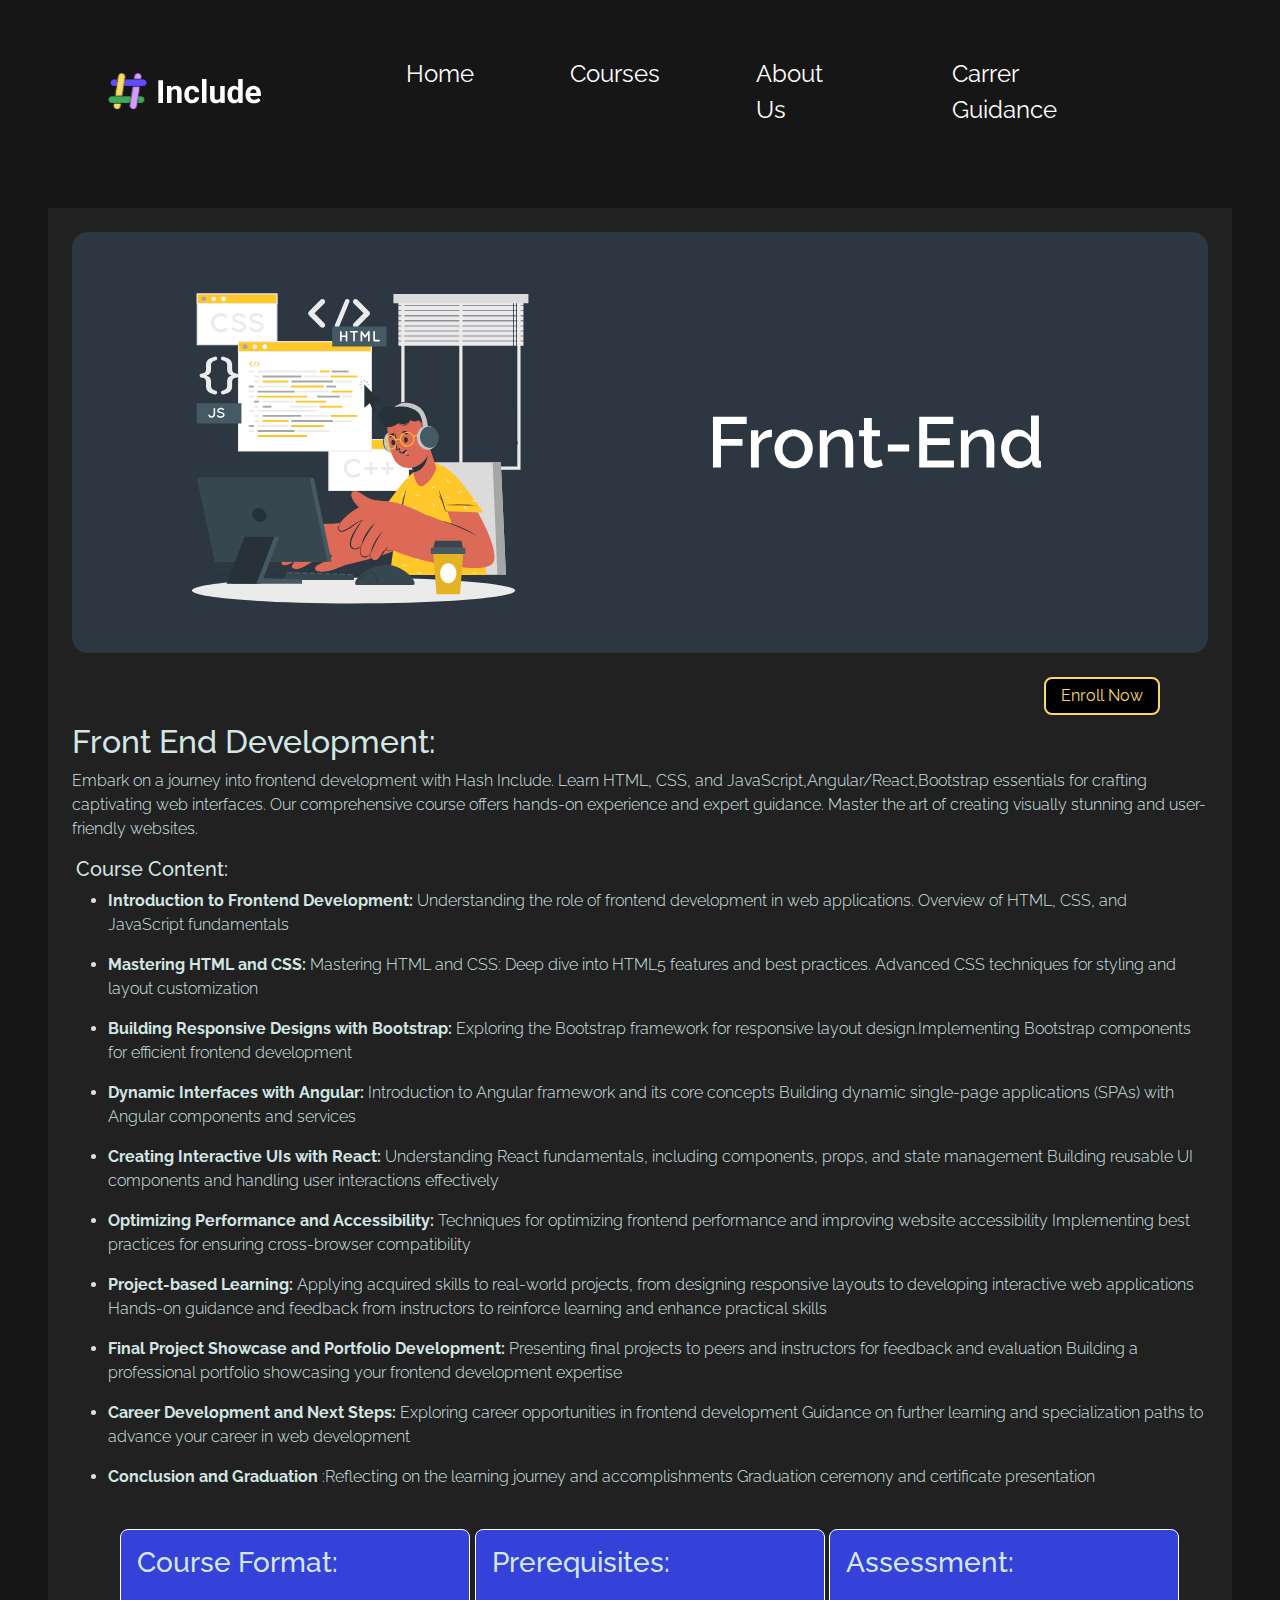
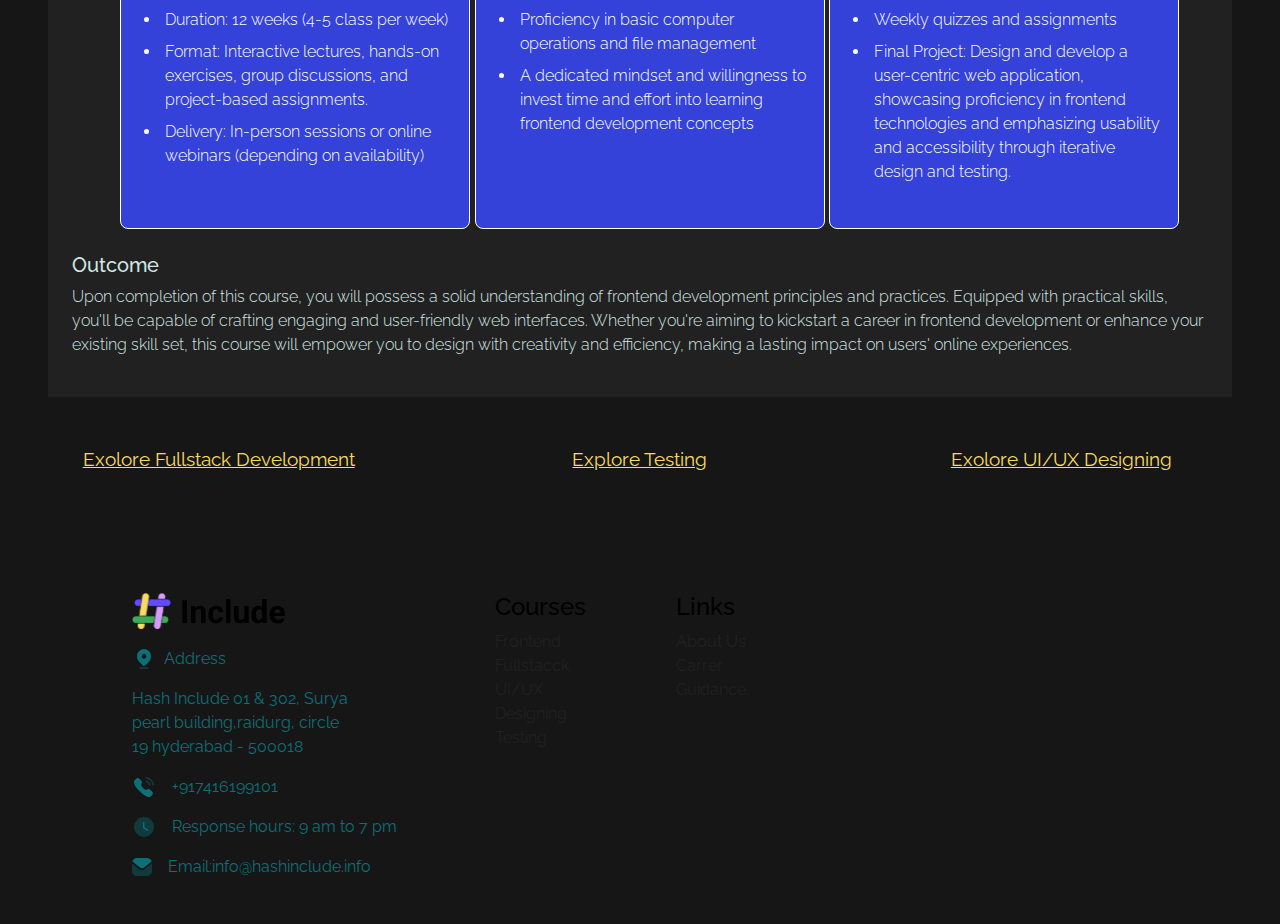
<file: frontend.html>
<!DOCTYPE html>
<html lang="en">
  <head>
    <!-- Meta Tags  -->
    <meta charset="UTF-8" />
    <meta name="viewport" content="width=device-width, initial-scale=1.0" />
    <meta
      name="description"
      content="Elevate Your Skills with Hash Include's Guidance"
    />
    <meta
      name="Keywords"
      content="Hash Include,Training,Full-Stack,Front-End,Testing,uiux,Madhapur"
    />
    <title>Hash Include|Front-End</title>
    <!--Bootstarp CDN -->
    <link
      href="https://cdn.jsdelivr.net/npm/bootstrap@5.3.3/dist/css/bootstrap.min.css"
      rel="stylesheet"
      integrity="sha384-QWTKZyjpPEjISv5WaRU9OFeRpok6YctnYmDr5pNlyT2bRjXh0JMhjY6hW+ALEwIH"
      crossorigin="anonymous"
    />
    <script
      src="https://cdn.jsdelivr.net/npm/bootstrap@5.3.3/dist/js/bootstrap.bundle.min.js"
      integrity="sha384-YvpcrYf0tY3lHB60NNkmXc5s9fDVZLESaAA55NDzOxhy9GkcIdslK1eN7N6jIeHz"
      crossorigin="anonymous"
    ></script>
    <!-- Favicon  -->
    <link rel="shortcut icon" href="assets/favicon.png" type="image" />
    <!-- CSS  -->
    <link rel="stylesheet" href="styles/style5.css" />
  </head>
  <body>
    <header class="heading-section-container">
      <!-- Navbar Brand Section Starts Here  -->
      <nav class="navbar navbar-expand-lg">
        <div class="container-fluid mt-5 mx-5 mb-4">
          <a class="navbar-brand px-4 mx-4" href="index.html" title="Redirecting-to-Home-Page"
            ><img src="assets/hash-include-logo.svg" alt="Hash Include Logo"
          /></a>
          <!-- Navbar Brand Section Ends Here  -->
          <!-- Navbar Items Section Starts Here  -->
          <div class="collapse navbar-collapse px-5" id="navbarNav">
            <ul class="navbar-nav d-flex justify-content-evenly">
              <li class="nav-item mx-5">
                <a href="home.html">Home</a>
              </li>
              <li class="nav-item mx-5">
                <a href="courses.html" target="_blank">Courses</a>
              </li>
              <li class="nav-item mx-5">
                <a href="aboutus.html" target="_blank">About Us</a>
              </li>
              <li class="nav-item mx-5">
                <a href="carrerguidance.html" target="_blank"
                  >Carrer Guidance</a
                >
              </li>
            </ul>
            <!-- Navbar Items Section Ends Here  -->
          </div>
        </div>
      </nav>
    </header>
    <section class="front-end-info">
      <div class="front-end-section m-5 p-4">
        <div class="front-end-img">
          <img
            src="assets/fe-banner.svg"
            alt="front-end-img"
            class="img-fluid mx-auto d-block"
          />
        </div>
        <div class="enroll-btn-section me-5 mt-3">
          <!-- The Apply Section Starts Here -->
          <div class="enroll-btn clearfix">
            <button
              type="button"
              class="btn btn-light rounded-3 my-2 mb-2 float-end"
              data-bs-toggle="modal"
              data-bs-target="#myModal"
            >
              Enroll Now
            </button>
          </div>
          <!-- The Modal Section Starts here  -->
          <div class="modal fade" id="myModal">
            <div class="modal-dialog modal-lg">
              <div class="modal-content m-4 p-3">
                <div class="modal-headaing d-flex justify-content-between">
                  <h4 class="modal-title text-white m-4">Enroll Here</h4>
                  <div class="close-btn m-4">
                    <button
                      type="button"
                      class="btn-close"
                      data-bs-dismiss="modal"
                    ></button>
                  </div>
                </div>
                <!-- The Form Section Starts Here -->
                <div class="apply-form px-2 m-1">
                  <div class="container">
                    <div class="row">
                      <div class="col-md-6">
                        <div class="name-section py-1">
                          <div class="label-head">
                            <label for="name"
                              >Full Name<span class="text-danger"
                                >*</span
                              ></label
                            >
                          </div>
                          <div class="input-content">
                            <input
                              type="name"
                              class="form-control"
                              id="name"
                              placeholder="Enter Your Name"
                              name="name"
                            />
                          </div>
                        </div>
                      </div>
                      <div class="col-md-6">
                        <div class="number-section py-1">
                          <div class="label-head">
                            <label for="num" class="form-label"
                              >Phone Number<span class="text-danger"
                                >*</span
                              ></label
                            >
                          </div>
                          <div class="input-content">
                            <input
                              type="tel"
                              class="form-control"
                              id="num"
                              placeholder="Enter Your Phone Number"
                              name="name"
                            />
                          </div>
                        </div>
                      </div>
                    </div>
                    <div class="row">
                      <div class="col-md-6">
                        <div class="email-section py-1">
                          <div class="label-head">
                            <label for="email" class="form-label"
                              >Email Address<span class="text-danger"
                                >*</span
                              ></label
                            >
                          </div>
                          <div class="input-content">
                            <input
                              type="email"
                              class="form-control"
                              id="email"
                              placeholder="Enter Your email Address"
                              name="name"
                            />
                          </div>
                        </div>
                      </div>
                      <div class="col-md-6">
                        <div class="Courses-intrested-in py-1">
                          <div class="label-head">
                            <label for="courses-list" class="form-label"
                              >Courses Intrested in<span class="text-danger"
                                >*</span
                              ></label
                            >
                          </div>
                          <div class="input-content">
                            <select
                              name="courses"
                              id="courses-lists"
                              class="form-select"
                            >
                              <option value="">Select</option>
                              <option value="UI/UX">UI/UX Designing</option>
                              <option value="Fron">
                                Fullstack Development
                              </option>
                              <option value="Full">
                                Front-End Development
                              </option>
                              <option value="Test">
                                Testing(Manual+Automation)
                              </option>
                            </select>
                          </div>
                        </div>
                      </div>
                    </div>
                  </div>
                  <div class="row">
                    <div class="col-md-6">
                      <div class="education-section py-1">
                        <div class="label-head">
                          <label for="education" class="form-label"
                            >Please select your Education qualification<span
                              class="text-danger"
                              >*</span
                            ></label
                          >
                        </div>
                        <div class="input-content">
                          <select
                            name="education-list"
                            id="education"
                            class="form-select"
                          >
                            <option value="">Select</option>
                            <option value="Pursuing">Pursuing</option>
                            <option value="B-tech">B-tech</option>
                            <option value="Degree">Degree</option>
                            <option value="MCA">MCA</option>
                            <option value="PG">Post Graduation</option>
                            <option value="Diploma">Diploma</option>
                            <option value="others">Others</option>
                          </select>
                        </div>
                      </div>
                    </div>
                    <div class="col-md-6">
                      <div class="timings-section py-1">
                        <div class="label-head">
                          <label for="timings" class="form-label"
                            >Best time to reach out</label
                          >
                        </div>
                        <div class="input-content">
                          <select
                            name="timings"
                            id="timings"
                            class="form-select"
                          >
                            <option value="">9AM</option>
                            <option value="10">10AM</option>
                            <option value="11">11AM</option>
                            <option value="12">12AM</option>
                            <option value="2">2AM</option>
                            <option value="3">3AM</option>
                            <option value="4">4AM</option>
                            <option value="5">5AM</option>
                            <option value="6">6AM</option>
                            <option value="7">7AM</option>
                            <option value="8">8AM</option>
                          </select>
                        </div>
                      </div>
                    </div>
                  </div>
                  <div class="col-md-12">
                    <div class="message-section py-1">
                      <div class="label-head">
                        <label for="message" class="form-label"
                          >Message<span class="text-danger">*</span></label
                        >
                      </div>
                      <div class="input-content">
                        <textarea
                          class="form-control"
                          rows="3"
                          id="message"
                          name="text"
                        ></textarea>
                      </div>
                    </div>
                  </div>
                  <div class="register-btn text-center">
                    <button
                      type="button"
                      class="btn btn-outline-dark border border-warning rounded-5"
                    >
                      Register
                    </button>
                  </div>
                  <div class="indicates-section text-center">
                    <p>
                      <span class="text-danger">*</span>indicates required
                      fields
                    </p>
                  </div>
                </div>
                <!-- The Form Section Ends Here -->
              </div>
            </div>
          </div>
          <!-- The Modal Section Ends here  -->

          <!-- The Apply Section Ends Here -->
        </div>
        <div class="front-end-heading">
          <p class="h2">Front End Development:</p>
          <p class="front-end-title">
            Embark on a journey into frontend development with Hash Include.
            Learn HTML, CSS, and JavaScript,Angular/React,Bootstrap essentials
            for crafting captivating web interfaces. Our comprehensive course
            offers hands-on experience and expert guidance. Master the art of
            creating visually stunning and user-friendly websites.
          </p>
        </div>
        <div class="course-content-section px-1">
          <p class="course-head h5">Course Content:</p>
          <ul class="course-information" type="circle ">
            <li class="course-contnent-text">
              <p>
                <span class="title">Introduction to Frontend Development: </span
                >Understanding the role of frontend development in web
                applications. Overview of HTML, CSS, and JavaScript fundamentals
              </p>
            </li>
            <li class="course-contnent-text">
              <p>
                <span class="title">Mastering HTML and CSS: </span>Mastering
                HTML and CSS: Deep dive into HTML5 features and best practices.
                Advanced CSS techniques for styling and layout customization
              </p>
            </li>
            <li class="course-contnent-text">
              <p>
                <span class="title"
                  >Building Responsive Designs with Bootstrap: </span
                >Exploring the Bootstrap framework for responsive layout
                design.Implementing Bootstrap components for efficient frontend
                development
              </p>
            </li>
            <li class="course-contnent-text">
              <p>
                <span class="title">Dynamic Interfaces with Angular: </span
                >Introduction to Angular framework and its core concepts
                Building dynamic single-page applications (SPAs) with Angular
                components and services
              </p>
            </li>
            <li class="course-contnent-text">
              <p>
                <span class="title">Creating Interactive UIs with React: </span>
                Understanding React fundamentals, including components, props,
                and state management Building reusable UI components and
                handling user interactions effectively
              </p>
            </li>
            <li class="course-contnent-text">
              <p>
                <span class="title">
                  Optimizing Performance and Accessibility:</span
                >
                Techniques for optimizing frontend performance and improving
                website accessibility Implementing best practices for ensuring
                cross-browser compatibility
              </p>
            </li>
            <li class="course-contnent-text">
              <p>
                <span class="title"> Project-based Learning:</span>
                Applying acquired skills to real-world projects, from designing
                responsive layouts to developing interactive web applications
                Hands-on guidance and feedback from instructors to reinforce
                learning and enhance practical skills
              </p>
            </li>
            <li class="course-contnent-text">
              <p>
                <span class="title">
                  Final Project Showcase and Portfolio Development:</span
                >
                Presenting final projects to peers and instructors for feedback
                and evaluation Building a professional portfolio showcasing your
                frontend development expertise
              </p>
            </li>
            <li class="course-contnent-text">
              <p>
                <span class="title"> Career Development and Next Steps:</span>
                Exploring career opportunities in frontend development Guidance
                on further learning and specialization paths to advance your
                career in web development
              </p>
            </li>
            <li class="course-contnent-text">
              <p>
                <span class="title"> Conclusion and Graduation</span>
                :Reflecting on the learning journey and accomplishments
                Graduation ceremony and certificate presentation
              </p>
            </li>
          </ul>
        </div>
        <div class="course-card-container">
          <div class="container-fluid">
            <div class="row mx-2 px-3 py-4">
              <div class="col-md-4">
                <div class="course-card-info rounded-3">
                  <p class="card-title h3 p-3">Course Format:</p>
                  <div class="card-content">
                    <ul class="content-info m-2">
                      <li class="contnent-view p-1">
                        Duration: 12 weeks (4-5 class per week)
                      </li>
                      <li class="contnent-view p-1">
                        Format: Interactive lectures, hands-on exercises, group
                        discussions, and project-based assignments.
                      </li>
                      <li class="contnent-view p-1">
                        Delivery: In-person sessions or online webinars
                        (depending on availability)
                      </li>
                    </ul>
                  </div>
                </div>
              </div>
              <div class="col-md-4">
                <div class="course-card-info rounded-3">
                  <p class="card-title h3 p-3">Prerequisites:</p>
                  <div class="card-content">
                    <ul class="content-info m-2">
                      <li class="contnent-view p-1">
                        Proficiency in basic computer operations and file
                        management
                      </li>
                      <li class="contnent-view p-1">
                        A dedicated mindset and willingness to invest time and
                        effort into learning frontend development concepts
                      </li>
                    </ul>
                  </div>
                </div>
              </div>
              <div class="col-md-4">
                <div class="course-card-info rounded-3">
                  <p class="card-title h3 p-3">Assessment:</p>
                  <div class="card-content m-2">
                    <ul class="content-info">
                      <li class="contnent-view p-1">
                        Weekly quizzes and assignments
                      </li>
                      <li class="contnent-view p-1">
                        Final Project: Design and develop a user-centric web
                        application, showcasing proficiency in frontend
                        technologies and emphasizing usability and accessibility
                        through iterative design and testing.
                      </li>
                    </ul>
                  </div>
                </div>
              </div>
            </div>
          </div>
        </div>
        <div class="course-end-info">
          <p class="course-end h5">Outcome</p>
          <p class="course-end-content">
            Upon completion of this course, you will possess a solid
            understanding of frontend development principles and practices.
            Equipped with practical skills, you'll be capable of crafting
            engaging and user-friendly web interfaces. Whether you're aiming to
            kickstart a career in frontend development or enhance your existing
            skill set, this course will empower you to design with creativity
            and efficiency, making a lasting impact on users' online
            experiences.
          </p>
        </div>
      </div>
      <div class="course-links-end">
        <div class="container-fluid">
          <div class="links-section m-2">
            <div class="row">
              <div class="col-md-4">
                <div class="link-container text-center">
                  <a href="#" target="_blank">Exolore Fullstack Development</a>
                </div>
              </div>
              <div class="col-md-4">
                <div class="link-container text-center">
                  <a href="#" target="_blank">Explore Testing</a>
                </div>
              </div>
              <div class="col-md-4">
                <div class="link-container text-center">
                  <a href="#" target="_blank">Exolore UI/UX Designing</a>
                </div>
              </div>
            </div>
          </div>
        </div>
      </div>
    </section>
    <!-- The Footer Sections Starts Here  -->
    <footer>
      <section class="footer-section">
        <div class="container-fluid">
          <!-- The Contact and Address Information Section  -->
          <div class="contact-links-map-section mx-5 mt-5 px-5 pt-5">
            <div class="row">
              <div class="col-md-4">
                <div class="contact-info p-4">
                  <img
                    src="assets/footer-logo.svg"
                    alt="footer-logo"
                    class="img-fluid"
                  />
                  <div class="address-section d-flex">
                    <img
                      src="assets/location.svg"
                      alt="location-img"
                      class="img-fluid"
                    />
                    <p class="address-text mt-3 ps-2">Address</p>
                  </div>
                  <div class="full-address w-75">
                    <p>
                      Hash Include 01 & 302, Surya pearl building,raidurg,
                      circle 19 hyderabad - 500018
                    </p>
                  </div>
                  <div class="call-section d-flex">
                    <img src="assets/Calling.svg" alt="img" lass="img-fluid" />
                    <a class="mobile-num ps-3" href="tel:+917416199101"
                      >+917416199101</a
                    >
                  </div>
                  <div class="time-section d-flex">
                    <img
                      src="assets/time.svg"
                      alt="time-img"
                      class="img-fluid"
                    />
                    <p class="time-text mt-3 ps-3">
                      Response hours: 9 am to 7 pm
                    </p>
                  </div>
                  <div class="mail-section d-flex">
                    <img
                      src="assets/mail.svg"
                      alt="mail-img"
                      class="img-fluid"
                    />
                    <a class="mail-id ps-3" href="Email:info@hashinclude.info"
                      >Email:info@hashinclude.info</a
                    >
                  </div>
                </div>
              </div>
              <!-- The Courses Section Starts Here  -->
              <div class="col-md-4">
                <div class="row">
                  <div class="col-md-6">
                    <div class="footer-courses-links p-4">
                      <h4 class="course-heading-footer text-black">Courses</h4>
                      <div class="courses-links">
                        <a href="">Frontend</a>
                      </div>
                      <div class="courses-links">
                        <a href="">Fullstacck</a>
                      </div>
                      <div class="courses-links">
                        <a href="">UI/UX Designing</a>
                      </div>
                      <div class="courses-links">
                        <a href="">Testing</a>
                      </div>
                    </div>
                  </div>
                  <div class="col-md-6">
                    <div class="footer-courses-links p-4">
                      <h4 class="course-heading-footer text-black">Links</h4>
                      <div class="courses-links">
                        <a href="">About Us</a>
                      </div>
                      <div class="courses-links">
                        <a href="">Carrer Guidance</a>
                      </div>
                    </div>
                  </div>
                </div>
              </div>
              <!-- The Map Section Starts Here  -->
              <div class="col-md-4">
                <div class="map-section p-4">
                  <iframe
                    src="https://www.google.com/maps/embed?pb=!1m18!1m12!1m3!1d3806.8752843352713!2d78.38633087421032!3d17.417771801930936!2m3!1f0!2f0!3f0!3m2!1i1024!2i768!4f13.1!3m3!1m2!1s0x3bcb96abecef0d69%3A0x58fe2eaf21e5dfbb!2sHash%20Include!5e0!3m2!1sen!2sin!4v1719083312597!5m2!1sen!2sin"
                    width="300"
                    height="300"
                    style="border: 0"
                    allowfullscreen=""
                    loading="lazy"
                    referrerpolicy="no-referrer-when-downgrade"
                  ></iframe>
                </div>
              </div>
            </div>
          </div>
        </div>
      </section>
    </footer>
    <!-- The Footer Sections Ends Here  -->
  </body>
</html>
</file>
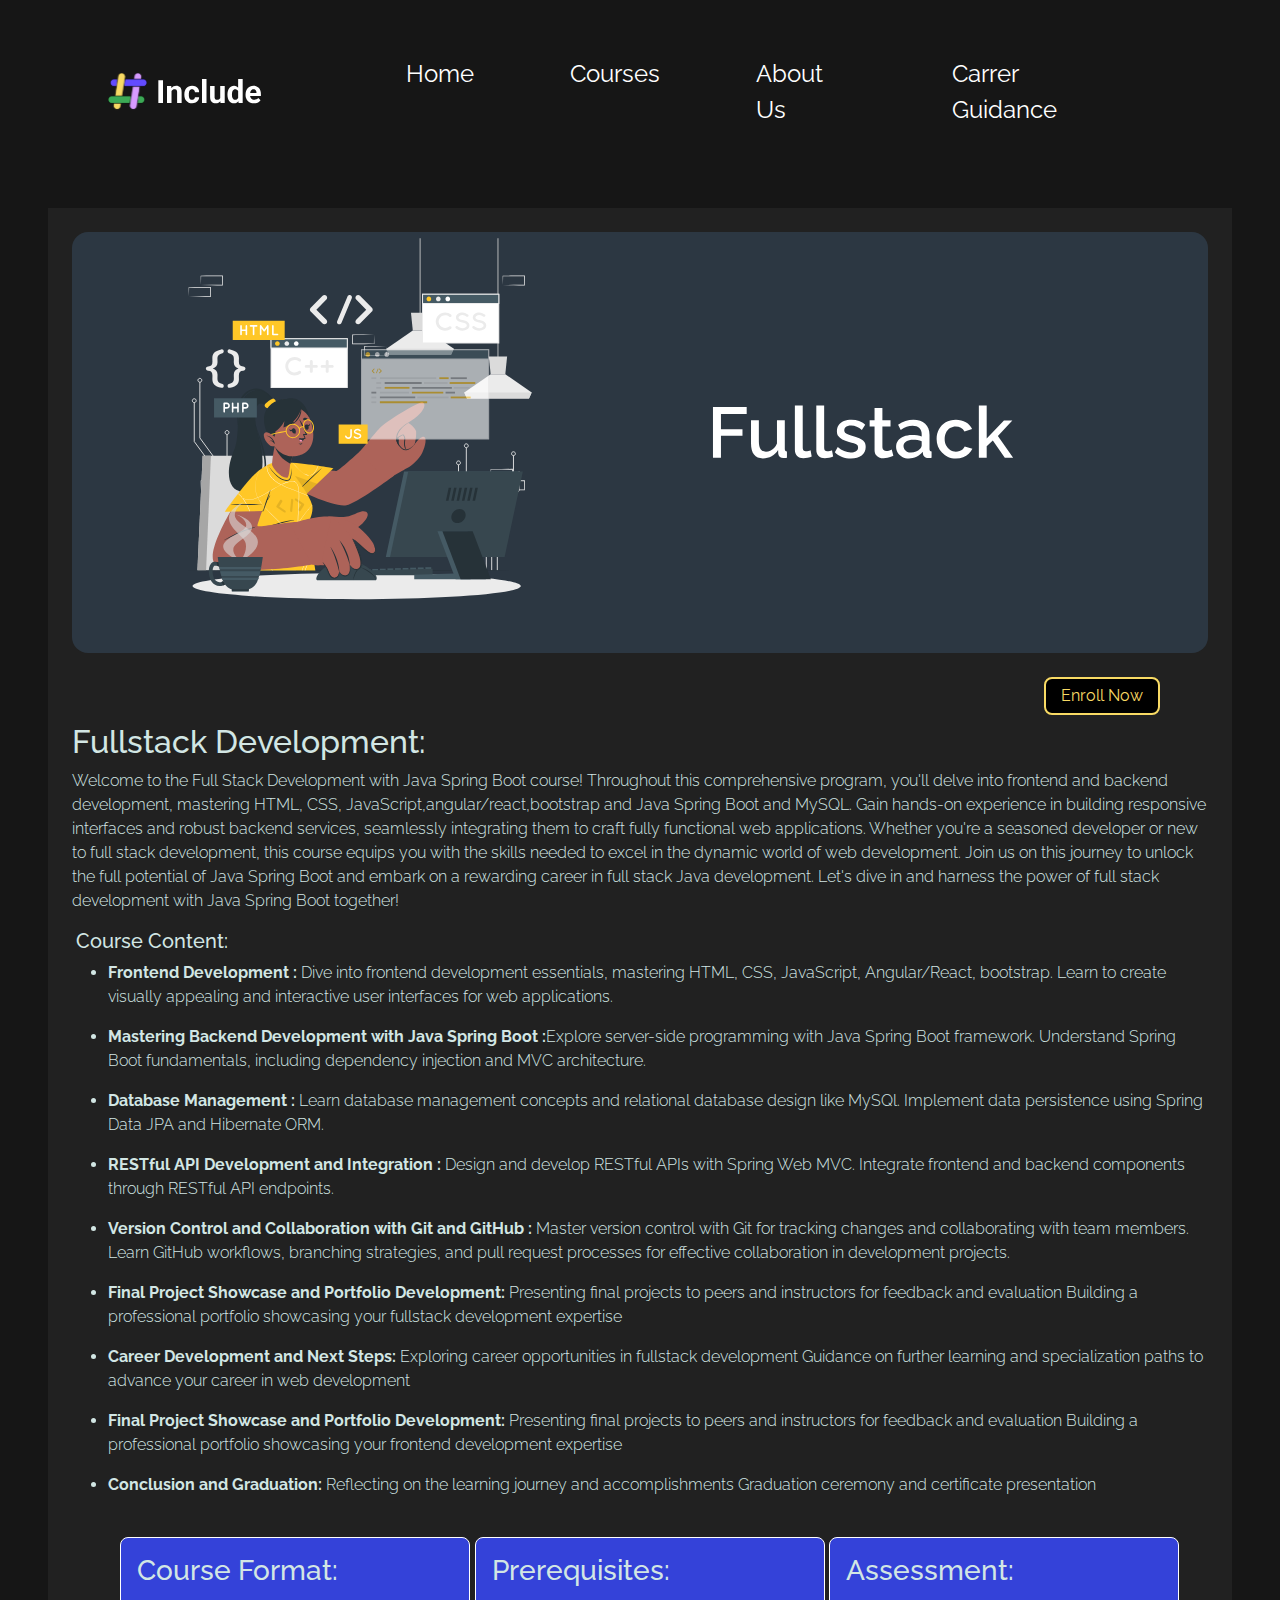
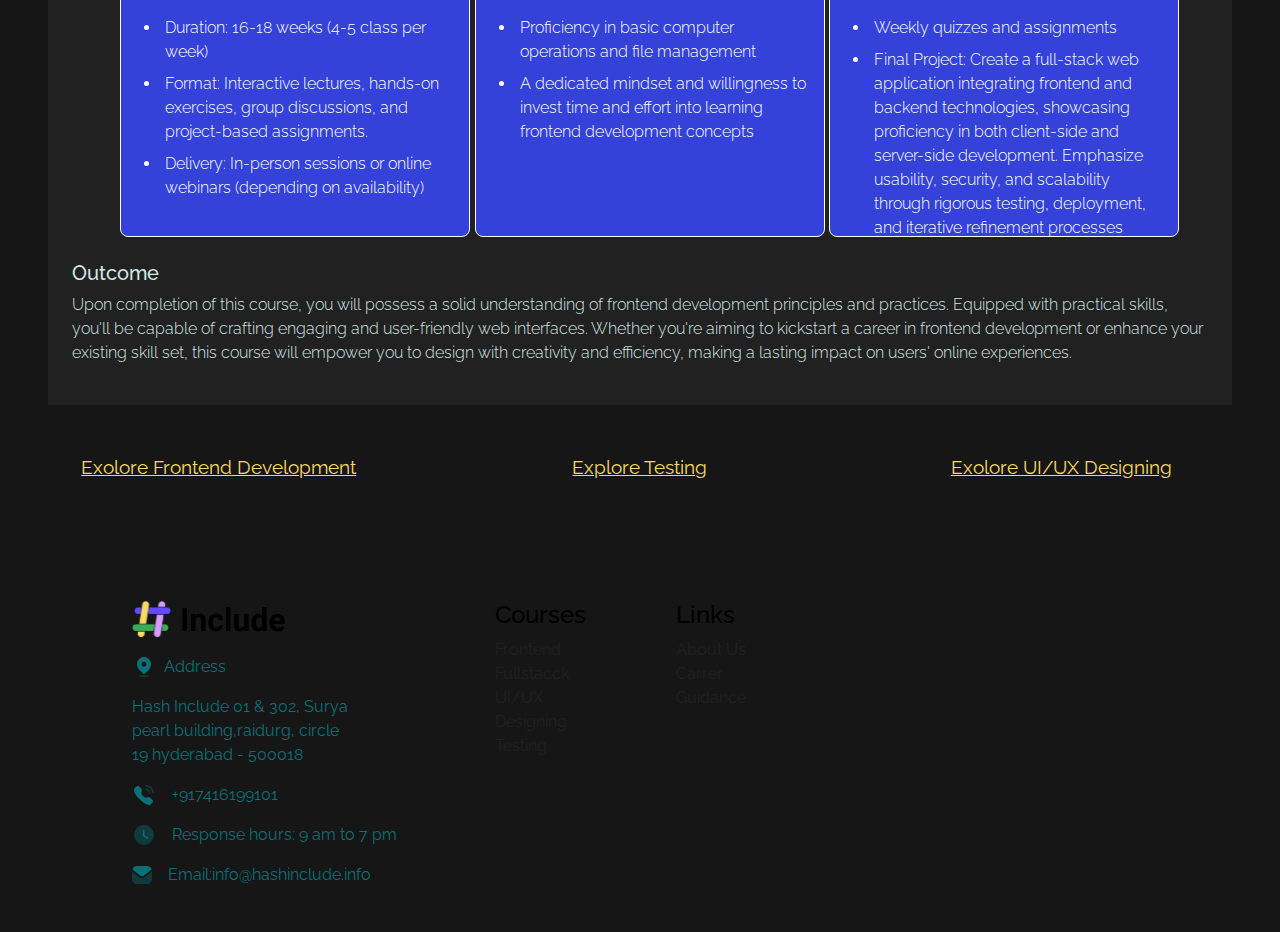
<file: fullstack.html>
<!DOCTYPE html>
<html lang="en">
  <head>
    <!-- Meta Tags  -->
    <meta charset="UTF-8" />
    <meta name="viewport" content="width=device-width, initial-scale=1.0" />
    <meta
      name="description"
      content="Elevate Your Skills with Hash Include's Guidance"
    />
    <meta
      name="Keywords"
      content="Hash Include,Training,Full-Stack,Front-End,Testing,uiux,Madhapur"
    />
    <title>Hash Include</title>
    <!--Bootstarp CDN -->
    <link
      href="https://cdn.jsdelivr.net/npm/bootstrap@5.3.3/dist/css/bootstrap.min.css"
      rel="stylesheet"
      integrity="sha384-QWTKZyjpPEjISv5WaRU9OFeRpok6YctnYmDr5pNlyT2bRjXh0JMhjY6hW+ALEwIH"
      crossorigin="anonymous"
    />
    <script
      src="https://cdn.jsdelivr.net/npm/bootstrap@5.3.3/dist/js/bootstrap.bundle.min.js"
      integrity="sha384-YvpcrYf0tY3lHB60NNkmXc5s9fDVZLESaAA55NDzOxhy9GkcIdslK1eN7N6jIeHz"
      crossorigin="anonymous"
    ></script>
    <!-- Favicon  -->
    <link rel="shortcut icon" href="assets/favicon.png" type="image" />
    <!-- CSS  -->
    <link rel="stylesheet" href="styles/style5.css" />
  </head>
  <body>
    <header class="heading-section-container">
      <!-- Navbar Brand Section Starts Here  -->
      <nav class="navbar navbar-expand-lg">
        <div class="container-fluid mt-5 mx-5 mb-4">
          <a class="navbar-brand px-4 mx-4" href="#"
            ><img src="assets/hash-include-logo.svg" alt="Hash Include Logo"
          /></a>
          <!-- Navbar Brand Section Ends Here  -->
          <!-- Navbar Items Section Starts Here  -->
          <div class="collapse navbar-collapse px-5" id="navbarNav">
            <ul class="navbar-nav d-flex justify-content-evenly">
              <li class="nav-item mx-5">
                <a href="home.html">Home</a>
              </li>
              <li class="nav-item mx-5">
                <a href="courses.html" target="_blank">Courses</a>
              </li>
              <li class="nav-item mx-5">
                <a href="aboutus.html" target="_blank">About Us</a>
              </li>
              <li class="nav-item mx-5">
                <a href="carrerguidance.html" target="_blank"
                  >Carrer Guidance</a
                >
              </li>
            </ul>
            <!-- Navbar Items Section Ends Here  -->
          </div>
        </div>
      </nav>
    </header>
    <section class="front-end-info">
      <div class="front-end-section m-5 p-4">
        <div class="front-end-img">
          <img
            src="assets/fullstack-banner.svg"
            alt="front-end-img"
            class="img-fluid mx-auto d-block"
          />
        </div>
        <div class="enroll-btn-section me-5 mt-3">
          <!-- The Apply Section Starts Here -->
          <div class="enroll-btn clearfix">
            <button
              type="button"
              class="btn rounded-3 my-2 mb-2 float-end"
              data-bs-toggle="modal"
              data-bs-target="#myModal"
            >
              Enroll Now
            </button>
          </div>
          <!-- The Modal Section Starts here  -->
          <div class="modal fade" id="myModal">
            <div class="modal-dialog modal-lg">
              <div class="modal-content m-4 p-3">
                <div class="modal-headaing d-flex justify-content-between">
                  <h4 class="modal-title text-white m-4">Enroll Here</h4>
                  <div class="close-btn m-4">
                    <button
                      type="button"
                      class="btn-close"
                      data-bs-dismiss="modal"
                    ></button>
                  </div>
                </div>
                <!-- The Form Section Starts Here -->
                <div class="apply-form px-2 m-1">
                  <div class="container">
                    <div class="row">
                      <div class="col-md-6">
                        <div class="name-section py-1">
                          <div class="label-head">
                            <label for="name"
                              >Full Name<span class="text-danger"
                                >*</span
                              ></label
                            >
                          </div>
                          <div class="input-content">
                            <input
                              type="name"
                              class="form-control"
                              id="name"
                              placeholder="Enter Your Name"
                              name="name"
                            />
                          </div>
                        </div>
                      </div>
                      <div class="col-md-6">
                        <div class="number-section py-1">
                          <div class="label-head">
                            <label for="num" class="form-label"
                              >Phone Number<span class="text-danger"
                                >*</span
                              ></label
                            >
                          </div>
                          <div class="input-content">
                            <input
                              type="tel"
                              class="form-control"
                              id="num"
                              placeholder="Enter Your Phone Number"
                              name="name"
                            />
                          </div>
                        </div>
                      </div>
                    </div>
                    <div class="row">
                      <div class="col-md-6">
                        <div class="email-section py-1">
                          <div class="label-head">
                            <label for="email" class="form-label"
                              >Email Address<span class="text-danger"
                                >*</span
                              ></label
                            >
                          </div>
                          <div class="input-content">
                            <input
                              type="email"
                              class="form-control"
                              id="email"
                              placeholder="Enter Your email Address"
                              name="name"
                            />
                          </div>
                        </div>
                      </div>
                      <div class="col-md-6">
                        <div class="Courses-intrested-in py-1">
                          <div class="label-head">
                            <label for="courses-list" class="form-label"
                              >Courses Intrested in<span class="text-danger"
                                >*</span
                              ></label
                            >
                          </div>
                          <div class="input-content">
                            <select
                              name="courses"
                              id="courses-lists"
                              class="form-select"
                            >
                              <option value="">Select</option>
                              <option value="UI/UX">UI/UX Designing</option>
                              <option value="Fron">
                                Fullstack Development
                              </option>
                              <option value="Full">
                                Front-End Development
                              </option>
                              <option value="Test">
                                Testing(Manual+Automation)
                              </option>
                            </select>
                          </div>
                        </div>
                      </div>
                    </div>
                  </div>
                  <div class="row">
                    <div class="col-md-6">
                      <div class="education-section py-1">
                        <div class="label-head">
                          <label for="education" class="form-label"
                            >Please select your Education qualification<span
                              class="text-danger"
                              >*</span
                            ></label
                          >
                        </div>
                        <div class="input-content">
                          <select
                            name="education-list"
                            id="education"
                            class="form-select"
                          >
                            <option value="">Select</option>
                            <option value="Pursuing">Pursuing</option>
                            <option value="B-tech">B-tech</option>
                            <option value="Degree">Degree</option>
                            <option value="MCA">MCA</option>
                            <option value="PG">Post Graduation</option>
                            <option value="Diploma">Diploma</option>
                            <option value="others">Others</option>
                          </select>
                        </div>
                      </div>
                    </div>
                    <div class="col-md-6">
                      <div class="timings-section py-1">
                        <div class="label-head">
                          <label for="timings" class="form-label"
                            >Best time to reach out</label
                          >
                        </div>
                        <div class="input-content">
                          <select
                            name="timings"
                            id="timings"
                            class="form-select"
                          >
                            <option value="">9AM</option>
                            <option value="10">10AM</option>
                            <option value="11">11AM</option>
                            <option value="12">12AM</option>
                            <option value="2">2AM</option>
                            <option value="3">3AM</option>
                            <option value="4">4AM</option>
                            <option value="5">5AM</option>
                            <option value="6">6AM</option>
                            <option value="7">7AM</option>
                            <option value="8">8AM</option>
                          </select>
                        </div>
                      </div>
                    </div>
                  </div>
                  <div class="col-md-12">
                    <div class="message-section py-1">
                      <div class="label-head">
                        <label for="message" class="form-label"
                          >Message<span class="text-danger">*</span></label
                        >
                      </div>
                      <div class="input-content">
                        <textarea
                          class="form-control"
                          rows="3"
                          id="message"
                          name="text"
                        ></textarea>
                      </div>
                    </div>
                  </div>
                  <div class="register-btn text-center">
                    <button
                      type="button"
                      class="btn btn-outline-dark border border-warning rounded-5"
                    >
                      Register
                    </button>
                  </div>
                  <div class="indicates-section text-center">
                    <p>
                      <span class="text-danger">*</span>indicates required
                      fields
                    </p>
                  </div>
                </div>
                <!-- The Form Section Ends Here -->
              </div>
            </div>
          </div>
          <!-- The Modal Section Ends here  -->

          <!-- The Apply Section Ends Here -->
        </div>
        <div class="front-end-heading">
          <p class="h2">Fullstack Development:</p>
          <p class="front-end-title">
            Welcome to the Full Stack Development with Java Spring Boot course!
            Throughout this comprehensive program, you'll delve into frontend
            and backend development, mastering HTML, CSS,
            JavaScript,angular/react,bootstrap and Java Spring Boot and MySQL.
            Gain hands-on experience in building responsive interfaces and
            robust backend services, seamlessly integrating them to craft fully
            functional web applications. Whether you're a seasoned developer or
            new to full stack development, this course equips you with the
            skills needed to excel in the dynamic world of web development. Join
            us on this journey to unlock the full potential of Java Spring Boot
            and embark on a rewarding career in full stack Java development.
            Let's dive in and harness the power of full stack development with
            Java Spring Boot together!
          </p>
        </div>
        <div class="course-content-section px-1">
          <p class="course-head h5">Course Content:</p>
          <ul class="course-information" type="circle ">
            <li class="course-contnent-text">
              <p>
                <span class="title">Frontend Development :</span> Dive into
                frontend development essentials, mastering HTML, CSS,
                JavaScript, Angular/React, bootstrap. Learn to create visually
                appealing and interactive user interfaces for web applications.
              </p>
            </li>
            <li class="course-contnent-text">
              <p>
                <span class="title"
                  >Mastering Backend Development with Java Spring Boot :</span
                >Explore server-side programming with Java Spring Boot
                framework. Understand Spring Boot fundamentals, including
                dependency injection and MVC architecture.
              </p>
            </li>
            <li class="course-contnent-text">
              <p>
                <span class="title">Database Management : </span>Learn database
                management concepts and relational database design like MySQl.
                Implement data persistence using Spring Data JPA and Hibernate
                ORM.
              </p>
            </li>
            <li class="course-contnent-text">
              <p>
                <span class="title"
                  >RESTful API Development and Integration : </span
                >Design and develop RESTful APIs with Spring Web MVC. Integrate
                frontend and backend components through RESTful API endpoints.
              </p>
            </li>
            <li class="course-contnent-text">
              <p>
                <span class="title"
                  >Version Control and Collaboration with Git and GitHub :</span
                >
                Master version control with Git for tracking changes and
                collaborating with team members. Learn GitHub workflows,
                branching strategies, and pull request processes for effective
                collaboration in development projects.
              </p>
            </li>
            <li class="course-contnent-text">
              <p>
                <span class="title">
                  Final Project Showcase and Portfolio Development:
                </span>
                Presenting final projects to peers and instructors for feedback
                and evaluation Building a professional portfolio showcasing your
                fullstack development expertise
              </p>
            </li>
            <li class="course-contnent-text">
              <p>
                <span class="title"> Career Development and Next Steps:</span>
                Exploring career opportunities in fullstack development Guidance
                on further learning and specialization paths to advance your
                career in web development
              </p>
            </li>
            <li class="course-contnent-text">
              <p>
                <span class="title">
                  Final Project Showcase and Portfolio Development:</span
                >
                Presenting final projects to peers and instructors for feedback
                and evaluation Building a professional portfolio showcasing your
                frontend development expertise
              </p>
            </li>
            <li class="course-contnent-text">
              <p>
                <span class="title"> Conclusion and Graduation:</span>
                Reflecting on the learning journey and accomplishments
                Graduation ceremony and certificate presentation
              </p>
            </li>
          </ul>
        </div>
        <div class="course-card-container">
          <div class="container-fluid">
            <div class="row mx-2 px-3 py-4">
              <div class="col-md-4">
                <div class="course-card-info rounded-3">
                  <p class="card-title h3 p-3">Course Format:</p>
                  <div class="card-content">
                    <ul class="content-info m-2">
                      <li class="contnent-view p-1">
                        Duration: 16-18 weeks (4-5 class per week)
                      </li>
                      <li class="contnent-view p-1">
                        Format: Interactive lectures, hands-on exercises, group
                        discussions, and project-based assignments.
                      </li>
                      <li class="contnent-view p-1">
                        Delivery: In-person sessions or online webinars
                        (depending on availability)
                      </li>
                    </ul>
                  </div>
                </div>
              </div>
              <div class="col-md-4">
                <div class="course-card-info rounded-3">
                  <p class="card-title h3 p-3">Prerequisites:</p>
                  <div class="card-content">
                    <ul class="content-info m-2">
                      <li class="contnent-view p-1">
                        Proficiency in basic computer operations and file
                        management
                      </li>
                      <li class="contnent-view p-1">
                        A dedicated mindset and willingness to invest time and
                        effort into learning frontend development concepts
                      </li>
                    </ul>
                  </div>
                </div>
              </div>
              <div class="col-md-4">
                <div class="course-card-info rounded-3">
                  <p class="card-title h3 p-3">Assessment:</p>
                  <div class="card-content m-2">
                    <ul class="content-info">
                      <li class="contnent-view p-1">
                        Weekly quizzes and assignments
                      </li>
                      <li class="contnent-view p-1">
                        Final Project: Create a full-stack web application
                        integrating frontend and backend technologies,
                        showcasing proficiency in both client-side and
                        server-side development. Emphasize usability, security,
                        and scalability through rigorous testing, deployment,
                        and iterative refinement processes
                      </li>
                    </ul>
                  </div>
                </div>
              </div>
            </div>
          </div>
        </div>
        <div class="course-end-info">
          <p class="course-end h5">Outcome</p>
          <p class="course-end-content">
            Upon completion of this course, you will possess a solid
            understanding of frontend development principles and practices.
            Equipped with practical skills, you'll be capable of crafting
            engaging and user-friendly web interfaces. Whether you're aiming to
            kickstart a career in frontend development or enhance your existing
            skill set, this course will empower you to design with creativity
            and efficiency, making a lasting impact on users' online
            experiences.
          </p>
        </div>
      </div>
      <div class="course-links-end">
        <div class="container-fluid">
          <div class="links-section m-2">
            <div class="row">
              <div class="col-md-4">
                <div class="link-container text-center">
                  <a
                    href="frontend.html"
                    target="_blank"
                    title="Redirecting-to-FrontEnd-Page"
                    >Exolore Frontend Development</a
                  >
                </div>
              </div>
              <div class="col-md-4">
                <div class="link-container text-center">
                  <a
                    href="#"
                    target="_blank"
                    title="Redirecting-to-Testing-Page"
                    >Explore Testing</a
                  >
                </div>
              </div>
              <div class="col-md-4">
                <div class="link-container text-center">
                  <a
                    href="#"
                    target="_blank"
                    title="Redirecting-to-UI/UX Designing-Page"
                    >Exolore UI/UX Designing</a
                  >
                </div>
              </div>
            </div>
          </div>
        </div>
      </div>
    </section>
    <!-- The Footer Sections Starts Here  -->
    <footer>
      <section class="footer-section">
        <div class="container-fluid">
          <!-- The Contact and Address Information Section  -->
          <div class="contact-links-map-section mx-5 mt-5 px-5 pt-5">
            <div class="row">
              <div class="col-md-4">
                <div class="contact-info p-4">
                  <img
                    src="assets/footer-logo.svg"
                    alt="footer-logo"
                    class="img-fluid"
                  />
                  <div class="address-section d-flex">
                    <img
                      src="assets/location.svg"
                      alt="location-img"
                      class="img-fluid"
                    />
                    <p class="address-text mt-3 ps-2">Address</p>
                  </div>
                  <div class="full-address w-75">
                    <p>
                      Hash Include 01 & 302, Surya pearl building,raidurg,
                      circle 19 hyderabad - 500018
                    </p>
                  </div>
                  <div class="call-section d-flex">
                    <img src="assets/Calling.svg" alt="img" lass="img-fluid" />
                    <a class="mobile-num ps-3" href="tel:+917416199101"
                      >+917416199101</a
                    >
                  </div>
                  <div class="time-section d-flex">
                    <img
                      src="assets/time.svg"
                      alt="time-img"
                      class="img-fluid"
                    />
                    <p class="time-text mt-3 ps-3">
                      Response hours: 9 am to 7 pm
                    </p>
                  </div>
                  <div class="mail-section d-flex">
                    <img
                      src="assets/mail.svg"
                      alt="mail-img"
                      class="img-fluid"
                    />
                    <a class="mail-id ps-3" href="Email:info@hashinclude.info"
                      >Email:info@hashinclude.info</a
                    >
                  </div>
                </div>
              </div>
              <!-- The Courses Section Starts Here  -->
              <div class="col-md-4">
                <div class="row">
                  <div class="col-md-6">
                    <div class="footer-courses-links p-4">
                      <h4 class="course-heading-footer text-black">Courses</h4>
                      <div class="courses-links">
                        <a href="">Frontend</a>
                      </div>
                      <div class="courses-links">
                        <a href="">Fullstacck</a>
                      </div>
                      <div class="courses-links">
                        <a href="">UI/UX Designing</a>
                      </div>
                      <div class="courses-links">
                        <a href="">Testing</a>
                      </div>
                    </div>
                  </div>
                  <div class="col-md-6">
                    <div class="footer-courses-links p-4">
                      <h4 class="course-heading-footer text-black">Links</h4>
                      <div class="courses-links">
                        <a href="">About Us</a>
                      </div>
                      <div class="courses-links">
                        <a href="">Carrer Guidance</a>
                      </div>
                    </div>
                  </div>
                </div>
              </div>
              <!-- The Map Section Starts Here  -->
              <div class="col-md-4">
                <div class="map-section p-4">
                  <iframe
                    src="https://www.google.com/maps/embed?pb=!1m18!1m12!1m3!1d3806.8752843352713!2d78.38633087421032!3d17.417771801930936!2m3!1f0!2f0!3f0!3m2!1i1024!2i768!4f13.1!3m3!1m2!1s0x3bcb96abecef0d69%3A0x58fe2eaf21e5dfbb!2sHash%20Include!5e0!3m2!1sen!2sin!4v1719083312597!5m2!1sen!2sin"
                    width="300"
                    height="300"
                    style="border: 0"
                    allowfullscreen=""
                    loading="lazy"
                    referrerpolicy="no-referrer-when-downgrade"
                  ></iframe>
                </div>
              </div>
            </div>
          </div>
        </div>
      </section>
    </footer>
    <!-- The Footer Sections Ends Here  -->
  </body>
</html>
</file>
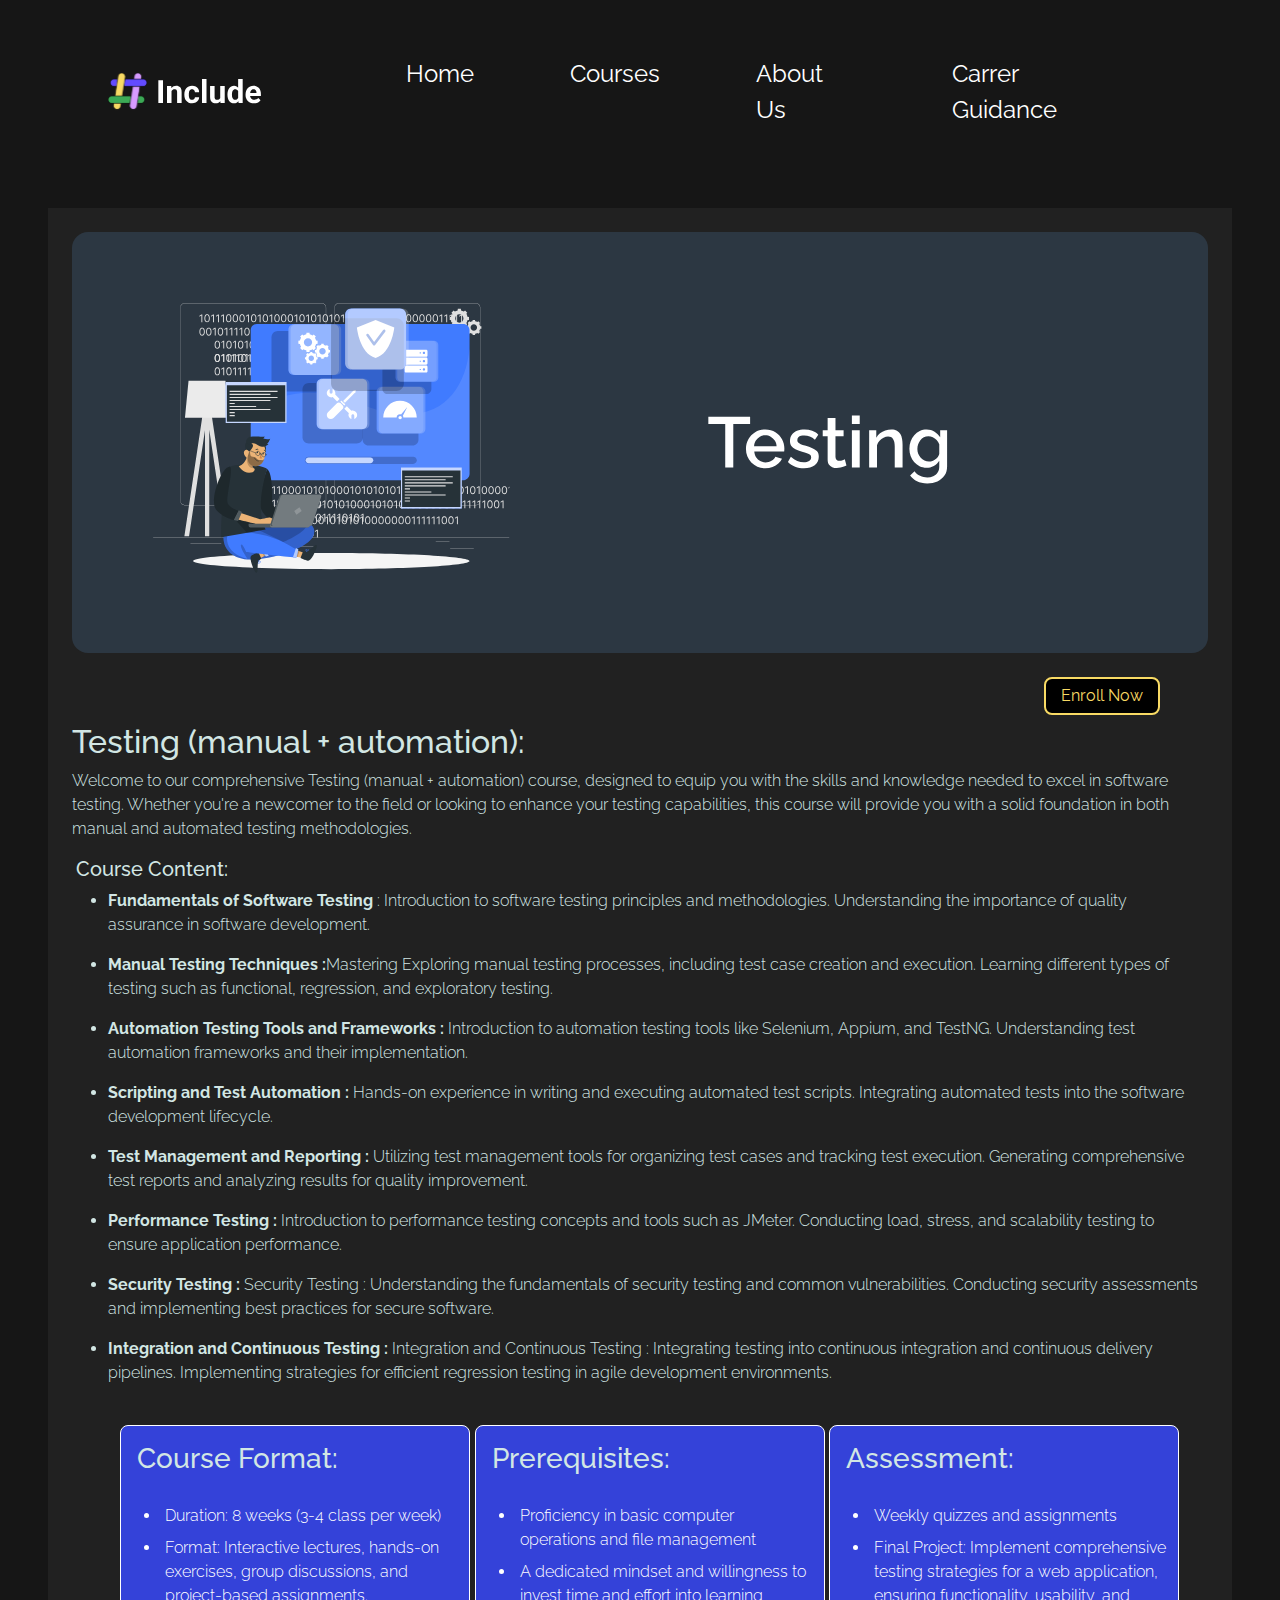
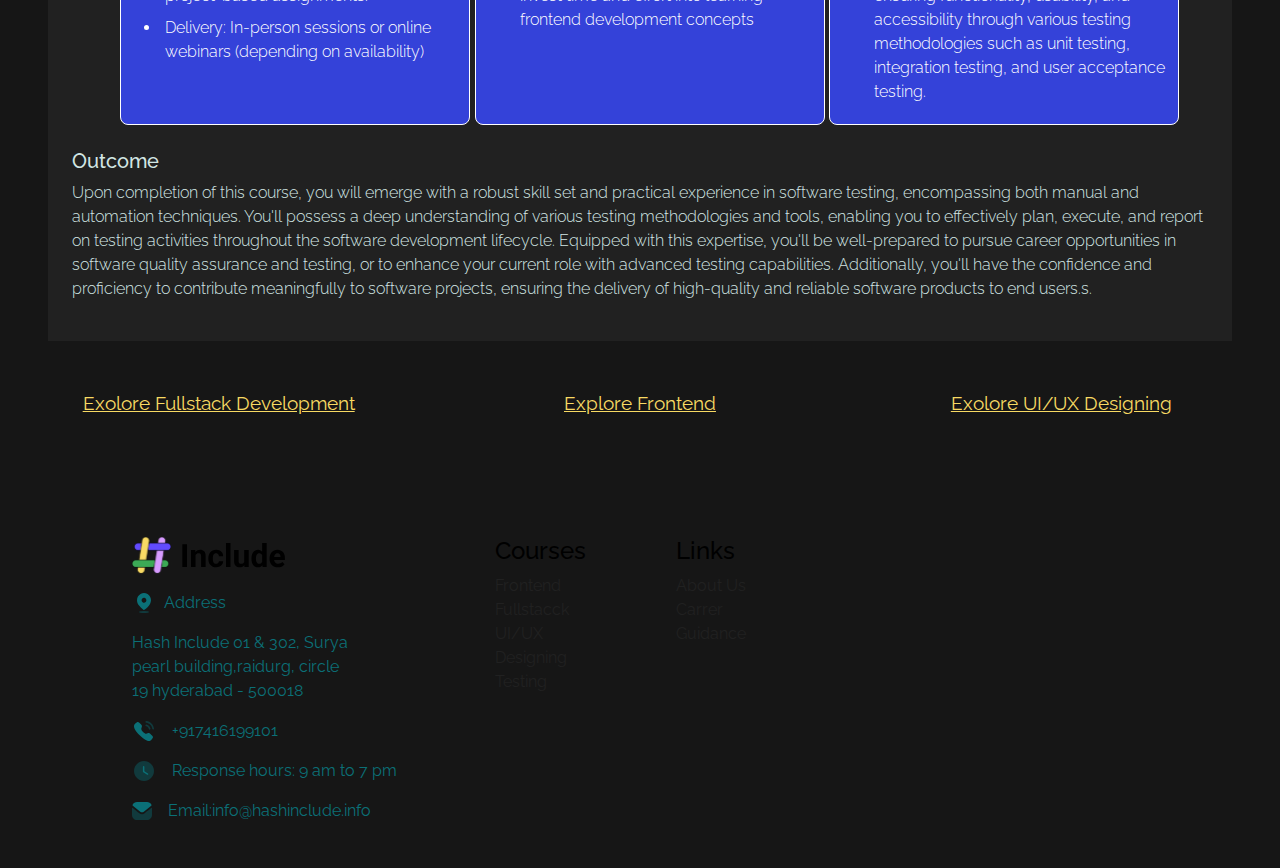
<file: testing.html>
<!DOCTYPE html>
<html lang="en">
  <head>
    <!-- Meta Tags  -->
    <meta charset="UTF-8" />
    <meta name="viewport" content="width=device-width, initial-scale=1.0" />
    <meta
      name="description"
      content="Elevate Your Skills with Hash Include's Guidance"
    />
    <meta
      name="Keywords"
      content="Hash Include,Training,Full-Stack,Front-End,Testing,uiux,Madhapur"
    />
    <title>Hash Include|Testing</title>
    <!--Bootstarp CDN -->
    <link
      href="https://cdn.jsdelivr.net/npm/bootstrap@5.3.3/dist/css/bootstrap.min.css"
      rel="stylesheet"
      integrity="sha384-QWTKZyjpPEjISv5WaRU9OFeRpok6YctnYmDr5pNlyT2bRjXh0JMhjY6hW+ALEwIH"
      crossorigin="anonymous"
    />
    <script
      src="https://cdn.jsdelivr.net/npm/bootstrap@5.3.3/dist/js/bootstrap.bundle.min.js"
      integrity="sha384-YvpcrYf0tY3lHB60NNkmXc5s9fDVZLESaAA55NDzOxhy9GkcIdslK1eN7N6jIeHz"
      crossorigin="anonymous"
    ></script>
    <!-- Favicon  -->
    <link rel="shortcut icon" href="assets/favicon.png" type="image" />
    <!-- CSS  -->
    <link rel="stylesheet" href="styles/style5.css" />
  </head>
  <body>
    <header class="heading-section-container">
      <!-- Navbar Brand Section Starts Here  -->
      <nav class="navbar navbar-expand-lg">
        <div class="container-fluid mt-5 mx-5 mb-4">
          <a class="navbar-brand px-4 mx-4" href="#"
            ><img src="assets/hash-include-logo.svg" alt="Hash Include Logo"
          /></a>
          <!-- Navbar Brand Section Ends Here  -->
          <!-- Navbar Items Section Starts Here  -->
          <div class="collapse navbar-collapse px-5" id="navbarNav">
            <ul class="navbar-nav d-flex justify-content-evenly">
              <li class="nav-item mx-5">
                <a href="home.html">Home</a>
              </li>
              <li class="nav-item mx-5">
                <a href="courses.html" target="_blank">Courses</a>
              </li>
              <li class="nav-item mx-5">
                <a href="aboutus.html" target="_blank">About Us</a>
              </li>
              <li class="nav-item mx-5">
                <a href="carrerguidance.html" target="_blank"
                  >Carrer Guidance</a
                >
              </li>
            </ul>
            <!-- Navbar Items Section Ends Here  -->
          </div>
        </div>
      </nav>
    </header>
    <section class="front-end-info">
      <div class="front-end-section m-5 p-4">
        <div class="front-end-img">
          <img
            src="assets/testing-banner.svg"
            alt="front-end-img"
            class="img-fluid mx-auto d-block"
          />
        </div>
        <div class="enroll-btn-section me-5 mt-3">
          <!-- The Apply Section Starts Here -->
          <div class="enroll-btn clearfix">
            <button
              type="button"
              class="btn rounded-3 my-2 mb-2 float-end"
              data-bs-toggle="modal"
              data-bs-target="#myModal"
            >
              Enroll Now
            </button>
          </div>
          <!-- The Modal Section Starts here  -->
          <div class="modal fade" id="myModal">
            <div class="modal-dialog modal-lg">
              <div class="modal-content m-4 p-3">
                <div class="modal-headaing d-flex justify-content-between">
                  <h4 class="modal-title text-white m-4">Enroll Here</h4>
                  <div class="close-btn m-4">
                    <button
                      type="button"
                      class="btn-close"
                      data-bs-dismiss="modal"
                    ></button>
                  </div>
                </div>
                <!-- The Form Section Starts Here -->
                <div class="apply-form px-2 m-1">
                  <div class="container">
                    <div class="row">
                      <div class="col-md-6">
                        <div class="name-section py-1">
                          <div class="label-head">
                            <label for="name"
                              >Full Name<span class="text-danger"
                                >*</span
                              ></label
                            >
                          </div>
                          <div class="input-content">
                            <input
                              type="name"
                              class="form-control"
                              id="name"
                              placeholder="Enter Your Name"
                              name="name"
                            />
                          </div>
                        </div>
                      </div>
                      <div class="col-md-6">
                        <div class="number-section py-1">
                          <div class="label-head">
                            <label for="num" class="form-label"
                              >Phone Number<span class="text-danger"
                                >*</span
                              ></label
                            >
                          </div>
                          <div class="input-content">
                            <input
                              type="tel"
                              class="form-control"
                              id="num"
                              placeholder="Enter Your Phone Number"
                              name="name"
                            />
                          </div>
                        </div>
                      </div>
                    </div>
                    <div class="row">
                      <div class="col-md-6">
                        <div class="email-section py-1">
                          <div class="label-head">
                            <label for="email" class="form-label"
                              >Email Address<span class="text-danger"
                                >*</span
                              ></label
                            >
                          </div>
                          <div class="input-content">
                            <input
                              type="email"
                              class="form-control"
                              id="email"
                              placeholder="Enter Your email Address"
                              name="name"
                            />
                          </div>
                        </div>
                      </div>
                      <div class="col-md-6">
                        <div class="Courses-intrested-in py-1">
                          <div class="label-head">
                            <label for="courses-list" class="form-label"
                              >Courses Intrested in<span class="text-danger"
                                >*</span
                              ></label
                            >
                          </div>
                          <div class="input-content">
                            <select
                              name="courses"
                              id="courses-lists"
                              class="form-select"
                            >
                              <option value="">Select</option>
                              <option value="UI/UX">UI/UX Designing</option>
                              <option value="Fron">
                                Fullstack Development
                              </option>
                              <option value="Full">
                                Front-End Development
                              </option>
                              <option value="Test">
                                Testing(Manual+Automation)
                              </option>
                            </select>
                          </div>
                        </div>
                      </div>
                    </div>
                  </div>
                  <div class="row">
                    <div class="col-md-6">
                      <div class="education-section py-1">
                        <div class="label-head">
                          <label for="education" class="form-label"
                            >Please select your Education qualification<span
                              class="text-danger"
                              >*</span
                            ></label
                          >
                        </div>
                        <div class="input-content">
                          <select
                            name="education-list"
                            id="education"
                            class="form-select"
                          >
                            <option value="">Select</option>
                            <option value="Pursuing">Pursuing</option>
                            <option value="B-tech">B-tech</option>
                            <option value="Degree">Degree</option>
                            <option value="MCA">MCA</option>
                            <option value="PG">Post Graduation</option>
                            <option value="Diploma">Diploma</option>
                            <option value="others">Others</option>
                          </select>
                        </div>
                      </div>
                    </div>
                    <div class="col-md-6">
                      <div class="timings-section py-1">
                        <div class="label-head">
                          <label for="timings" class="form-label"
                            >Best time to reach out</label
                          >
                        </div>
                        <div class="input-content">
                          <select
                            name="timings"
                            id="timings"
                            class="form-select"
                          >
                            <option value="">9AM</option>
                            <option value="10">10AM</option>
                            <option value="11">11AM</option>
                            <option value="12">12AM</option>
                            <option value="2">2AM</option>
                            <option value="3">3AM</option>
                            <option value="4">4AM</option>
                            <option value="5">5AM</option>
                            <option value="6">6AM</option>
                            <option value="7">7AM</option>
                            <option value="8">8AM</option>
                          </select>
                        </div>
                      </div>
                    </div>
                  </div>
                  <div class="col-md-12">
                    <div class="message-section py-1">
                      <div class="label-head">
                        <label for="message" class="form-label"
                          >Message<span class="text-danger">*</span></label
                        >
                      </div>
                      <div class="input-content">
                        <textarea
                          class="form-control"
                          rows="3"
                          id="message"
                          name="text"
                        ></textarea>
                      </div>
                    </div>
                  </div>
                  <div class="register-btn text-center">
                    <button
                      type="button"
                      class="btn btn-outline-dark border border-warning rounded-5"
                    >
                      Register
                    </button>
                  </div>
                  <div class="indicates-section text-center">
                    <p>
                      <span class="text-danger">*</span>indicates required
                      fields
                    </p>
                  </div>
                </div>
                <!-- The Form Section Ends Here -->
              </div>
            </div>
          </div>
          <!-- The Modal Section Ends here  -->

          <!-- The Apply Section Ends Here -->
        </div>
        <div class="front-end-heading">
          <p class="h2">Testing (manual + automation):</p>
          <p class="front-end-title">
            Welcome to our comprehensive Testing (manual + automation) course,
            designed to equip you with the skills and knowledge needed to excel
            in software testing. Whether you're a newcomer to the field or
            looking to enhance your testing capabilities, this course will
            provide you with a solid foundation in both manual and automated
            testing methodologies.
          </p>
        </div>
        <div class="course-content-section px-1">
          <p class="course-head h5">Course Content:</p>
          <ul class="course-information" type="circle ">
            <li class="course-contnent-text">
              <p>
                <span class="title">Fundamentals of Software Testing </span>:
                Introduction to software testing principles and methodologies.
                Understanding the importance of quality assurance in software
                development.
              </p>
            </li>
            <li class="course-contnent-text">
              <p>
                <span class="title"> Manual Testing Techniques :</span>Mastering
                Exploring manual testing processes, including test case creation
                and execution. Learning different types of testing such as
                functional, regression, and exploratory testing.
              </p>
            </li>
            <li class="course-contnent-text">
              <p>
                <span class="title"
                  >Automation Testing Tools and Frameworks :</span
                >
                Introduction to automation testing tools like Selenium, Appium,
                and TestNG. Understanding test automation frameworks and their
                implementation.
              </p>
            </li>
            <li class="course-contnent-text">
              <p>
                <span class="title">Scripting and Test Automation : </span
                >Hands-on experience in writing and executing automated test
                scripts. Integrating automated tests into the software
                development lifecycle.
              </p>
            </li>
            <li class="course-contnent-text">
              <p>
                <span class="title">Test Management and Reporting :</span>
                Utilizing test management tools for organizing test cases and
                tracking test execution. Generating comprehensive test reports
                and analyzing results for quality improvement.
              </p>
            </li>
            <li class="course-contnent-text">
              <p>
                <span class="title"> Performance Testing : </span>
                Introduction to performance testing concepts and tools such as
                JMeter. Conducting load, stress, and scalability testing to
                ensure application performance.
              </p>
            </li>
            <li class="course-contnent-text">
              <p>
                <span class="title"> Security Testing :</span>
                Security Testing : Understanding the fundamentals of security
                testing and common vulnerabilities. Conducting security
                assessments and implementing best practices for secure software.
              </p>
            </li>
            <li class="course-contnent-text">
              <p>
                <span class="title">
                  Integration and Continuous Testing :
                </span>
                Integration and Continuous Testing : Integrating testing into
                continuous integration and continuous delivery pipelines.
                Implementing strategies for efficient regression testing in
                agile development environments.
              </p>
            </li>
          </ul>
        </div>
        <div class="course-card-container">
          <div class="container-fluid">
            <div class="row mx-2 px-3 py-4">
              <div class="col-md-4">
                <div class="course-card-info rounded-3">
                  <p class="card-title h3 p-3">Course Format:</p>
                  <div class="card-content">
                    <ul class="content-info m-2">
                      <li class="contnent-view p-1">
                        Duration: 8 weeks (3-4 class per week)
                      </li>
                      <li class="contnent-view p-1">
                        Format: Interactive lectures, hands-on exercises, group
                        discussions, and project-based assignments.
                      </li>
                      <li class="contnent-view p-1">
                        Delivery: In-person sessions or online webinars
                        (depending on availability)
                      </li>
                    </ul>
                  </div>
                </div>
              </div>
              <div class="col-md-4">
                <div class="course-card-info rounded-3">
                  <p class="card-title h3 p-3">Prerequisites:</p>
                  <div class="card-content">
                    <ul class="content-info m-2">
                      <li class="contnent-view p-1">
                        Proficiency in basic computer operations and file
                        management
                      </li>
                      <li class="contnent-view p-1">
                        A dedicated mindset and willingness to invest time and
                        effort into learning frontend development concepts
                      </li>
                    </ul>
                  </div>
                </div>
              </div>
              <div class="col-md-4">
                <div class="course-card-info rounded-3">
                  <p class="card-title h3 p-3">Assessment:</p>
                  <div class="card-content m-2">
                    <ul class="content-info">
                      <li class="contnent-view p-1">
                        Weekly quizzes and assignments
                      </li>
                      <li class="contnent-view p-1">
                        Final Project: Implement comprehensive testing
                        strategies for a web application, ensuring
                        functionality, usability, and accessibility through
                        various testing methodologies such as unit testing,
                        integration testing, and user acceptance testing.
                      </li>
                    </ul>
                  </div>
                </div>
              </div>
            </div>
          </div>
        </div>
        <div class="course-end-info">
          <p class="course-end h5">Outcome</p>
          <p class="course-end-content">
            Upon completion of this course, you will emerge with a robust skill
            set and practical experience in software testing, encompassing both
            manual and automation techniques. You'll possess a deep
            understanding of various testing methodologies and tools, enabling
            you to effectively plan, execute, and report on testing activities
            throughout the software development lifecycle. Equipped with this
            expertise, you'll be well-prepared to pursue career opportunities in
            software quality assurance and testing, or to enhance your current
            role with advanced testing capabilities. Additionally, you'll have
            the confidence and proficiency to contribute meaningfully to
            software projects, ensuring the delivery of high-quality and
            reliable software products to end users.s.
          </p>
        </div>
      </div>
      <div class="course-links-end">
        <div class="container-fluid">
          <div class="links-section m-2">
            <div class="row">
              <div class="col-md-4">
                <div class="link-container text-center">
                  <a href="#" target="_blank">Exolore Fullstack Development</a>
                </div>
              </div>
              <div class="col-md-4">
                <div class="link-container text-center">
                  <a href="#" target="_blank">Explore Frontend</a>
                </div>
              </div>
              <div class="col-md-4">
                <div class="link-container text-center">
                  <a href="#" target="_blank">Exolore UI/UX Designing</a>
                </div>
              </div>
            </div>
          </div>
        </div>
      </div>
    </section>
    <!-- The Footer Sections Starts Here  -->
    <footer>
      <section class="footer-section">
        <div class="container-fluid">
          <!-- The Contact and Address Information Section  -->
          <div class="contact-links-map-section mx-5 mt-5 px-5 pt-5">
            <div class="row">
              <div class="col-md-4">
                <div class="contact-info p-4">
                  <img
                    src="assets/footer-logo.svg"
                    alt="footer-logo"
                    class="img-fluid"
                  />
                  <div class="address-section d-flex">
                    <img
                      src="assets/location.svg"
                      alt="location-img"
                      class="img-fluid"
                    />
                    <p class="address-text mt-3 ps-2">Address</p>
                  </div>
                  <div class="full-address w-75">
                    <p>
                      Hash Include 01 & 302, Surya pearl building,raidurg,
                      circle 19 hyderabad - 500018
                    </p>
                  </div>
                  <div class="call-section d-flex">
                    <img src="assets/Calling.svg" alt="img" lass="img-fluid" />
                    <a class="mobile-num ps-3" href="tel:+917416199101"
                      >+917416199101</a
                    >
                  </div>
                  <div class="time-section d-flex">
                    <img
                      src="assets/time.svg"
                      alt="time-img"
                      class="img-fluid"
                    />
                    <p class="time-text mt-3 ps-3">
                      Response hours: 9 am to 7 pm
                    </p>
                  </div>
                  <div class="mail-section d-flex">
                    <img
                      src="assets/mail.svg"
                      alt="mail-img"
                      class="img-fluid"
                    />
                    <a class="mail-id ps-3" href="Email:info@hashinclude.info"
                      >Email:info@hashinclude.info</a
                    >
                  </div>
                </div>
              </div>
              <!-- The Courses Section Starts Here  -->
              <div class="col-md-4">
                <div class="row">
                  <div class="col-md-6">
                    <div class="footer-courses-links p-4">
                      <h4 class="course-heading-footer text-black">Courses</h4>
                      <div class="courses-links">
                        <a href="frontend.html">Frontend</a>
                      </div>
                      <div class="courses-links">
                        <a href="fullstack.html">Fullstacck</a>
                      </div>
                      <div class="courses-links">
                        <a href="uiux.html">UI/UX Designing</a>
                      </div>
                      <div class="courses-links">
                        <a href="testing.html" target="_blank">Testing</a>
                      </div>
                    </div>
                  </div>
                  <div class="col-md-6">
                    <div class="footer-courses-links p-4">
                      <h4 class="course-heading-footer text-black">Links</h4>
                      <div class="courses-links">
                        <a href="aboutus.html" target="_blank" title="Redirecting-to-About">About Us</a>
                      </div>
                      <div class="courses-links">
                        <a href="carrerguidance.html" target="_blank" title="Redirecting-to-Carrer-Guidance-Page">Carrer Guidance</a>
                      </div>
                    </div>
                  </div>
                </div>
              </div>
              <!-- The Map Section Starts Here  -->
              <div class="col-md-4">
                <div class="map-section p-4">
                  <iframe
                    src="https://www.google.com/maps/embed?pb=!1m18!1m12!1m3!1d3806.8752843352713!2d78.38633087421032!3d17.417771801930936!2m3!1f0!2f0!3f0!3m2!1i1024!2i768!4f13.1!3m3!1m2!1s0x3bcb96abecef0d69%3A0x58fe2eaf21e5dfbb!2sHash%20Include!5e0!3m2!1sen!2sin!4v1719083312597!5m2!1sen!2sin"
                    width="300"
                    height="300"
                    style="border: 0"
                    allowfullscreen=""
                    loading="lazy"
                    referrerpolicy="no-referrer-when-downgrade"
                  ></iframe>
                </div>
              </div>
            </div>
          </div>
        </div>
      </section>
    </footer>
    <!-- The Footer Sections Ends Here  -->
  </body>
</html>
</file>
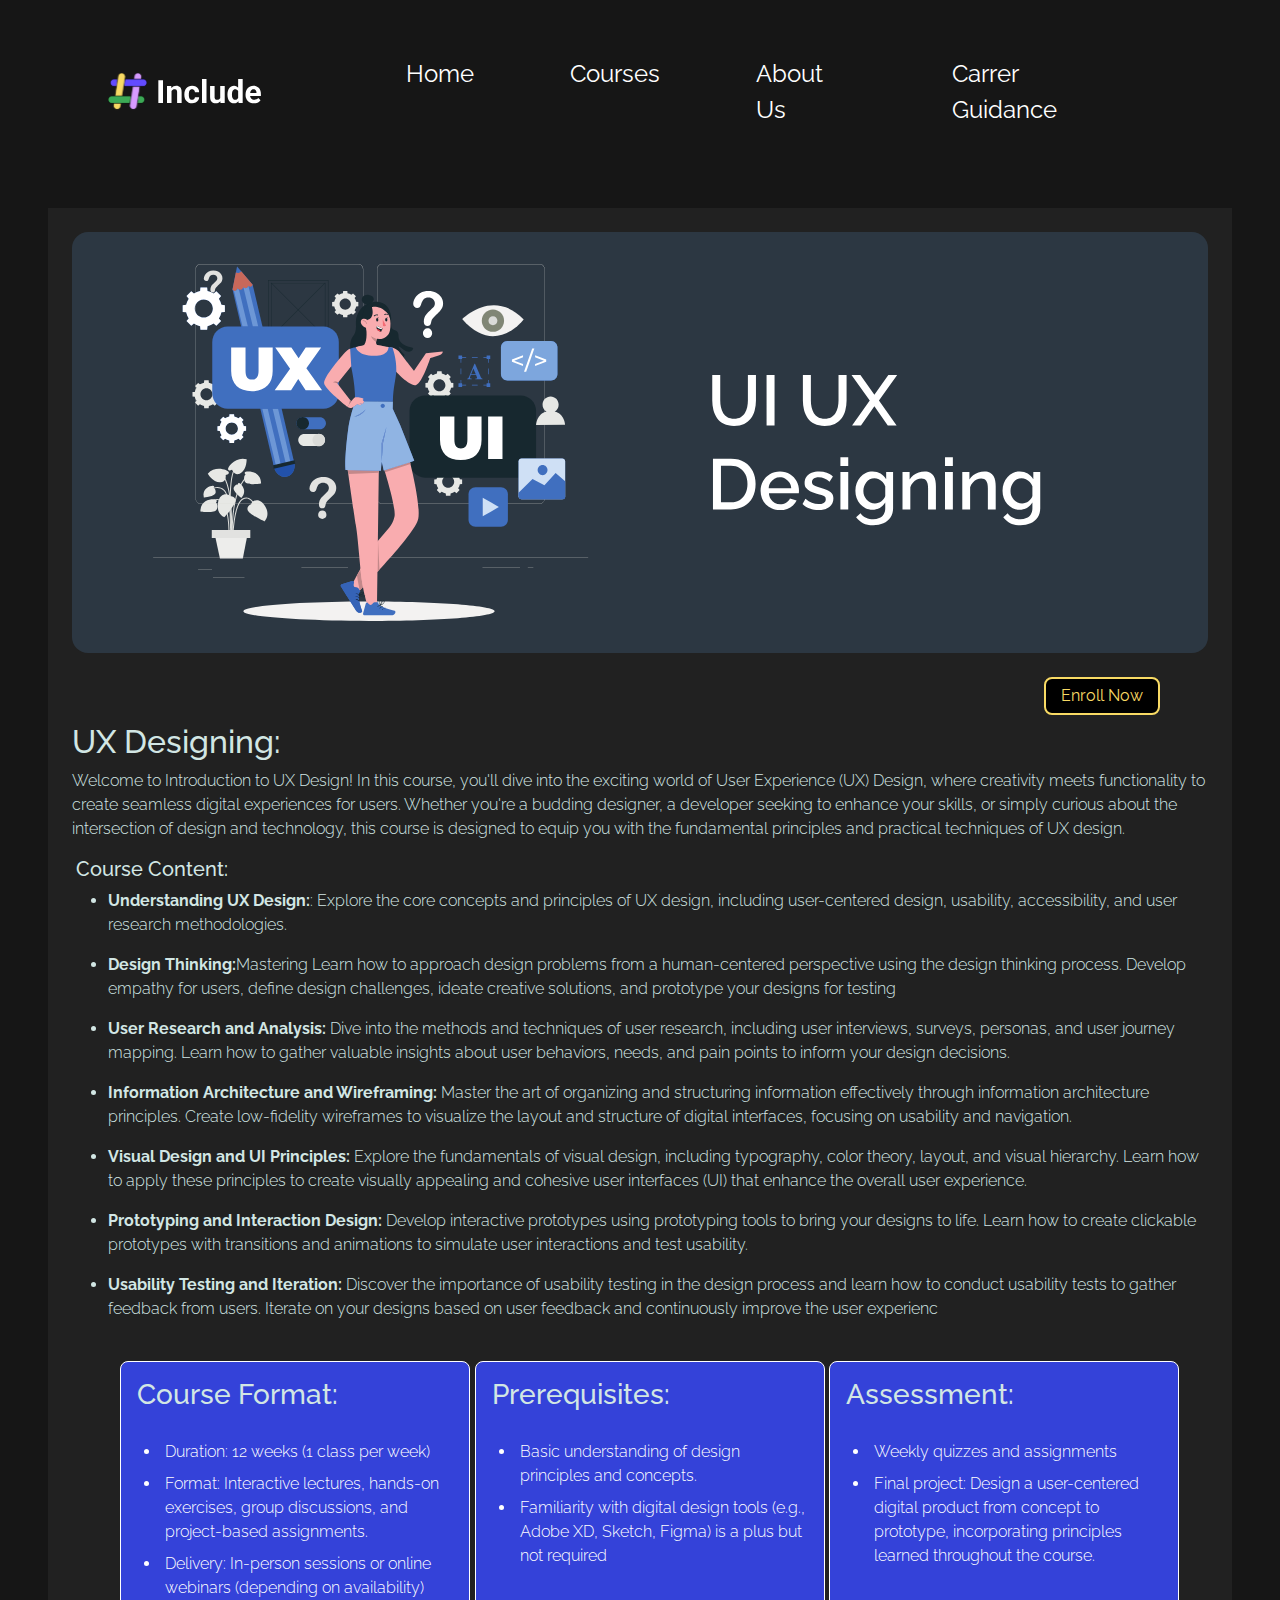
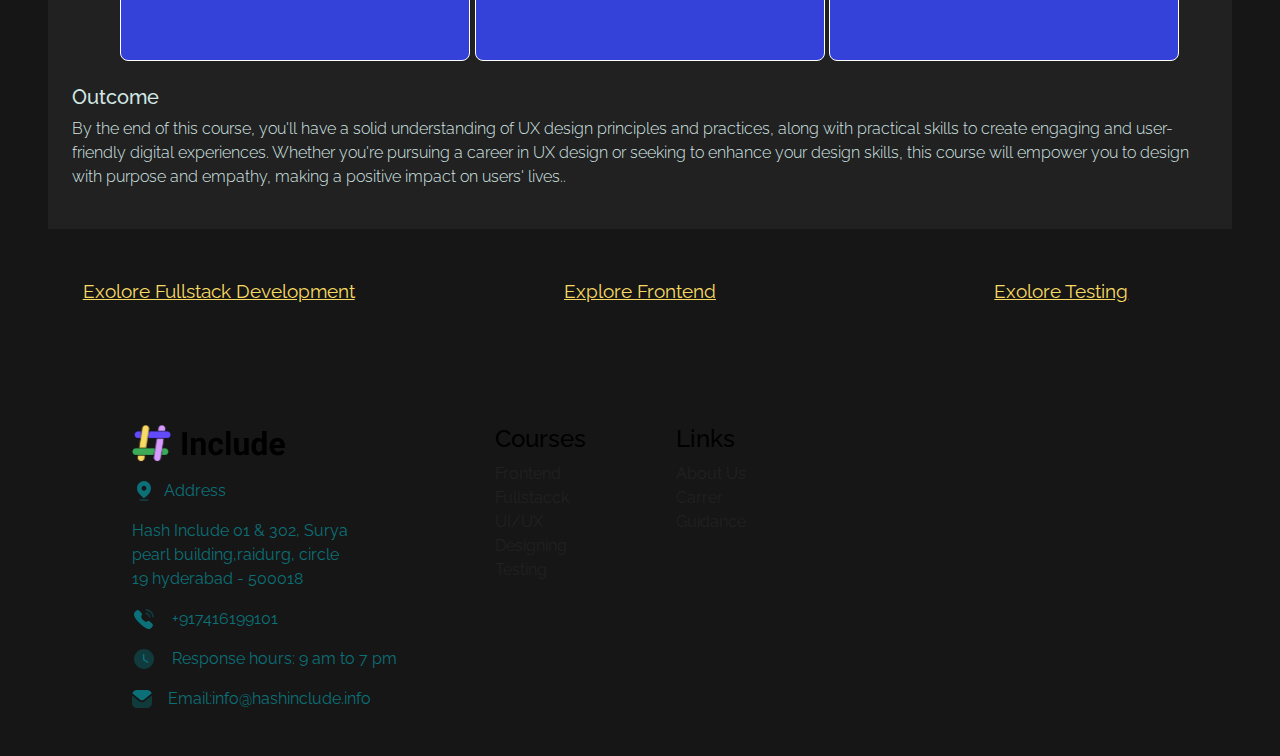
<file: uiux.html>
<!DOCTYPE html>
<html lang="en">
  <head>
    <!-- Meta Tags  -->
    <meta charset="UTF-8" />
    <meta name="viewport" content="width=device-width, initial-scale=1.0" />
    <meta
      name="description"
      content="Elevate Your Skills with Hash Include's Guidance"
    />
    <meta
      name="Keywords"
      content="Hash Include,Training,Full-Stack,Front-End,Testing,uiux,Madhapur"
    />
    <title>Hash Include|UI/UX</title>
    <!--Bootstarp CDN -->
    <link
      href="https://cdn.jsdelivr.net/npm/bootstrap@5.3.3/dist/css/bootstrap.min.css"
      rel="stylesheet"
      integrity="sha384-QWTKZyjpPEjISv5WaRU9OFeRpok6YctnYmDr5pNlyT2bRjXh0JMhjY6hW+ALEwIH"
      crossorigin="anonymous"
    />
    <script
      src="https://cdn.jsdelivr.net/npm/bootstrap@5.3.3/dist/js/bootstrap.bundle.min.js"
      integrity="sha384-YvpcrYf0tY3lHB60NNkmXc5s9fDVZLESaAA55NDzOxhy9GkcIdslK1eN7N6jIeHz"
      crossorigin="anonymous"
    ></script>
    <!-- Favicon  -->
    <link rel="shortcut icon" href="assets/favicon.png" type="image" />
    <!-- CSS  -->
    <link rel="stylesheet" href="styles/style5.css" />
  </head>
  <body>
    <header class="heading-section-container">
      <!-- Navbar Brand Section Starts Here  -->
      <nav class="navbar navbar-expand-lg">
        <div class="container-fluid mt-5 mx-5 mb-4">
          <a class="navbar-brand px-4 mx-4" href="index.html"
            ><img src="assets/hash-include-logo.svg" alt="Hash Include Logo"
          /></a>
          <!-- Navbar Brand Section Ends Here  -->
          <!-- Navbar Items Section Starts Here  -->
          <div class="collapse navbar-collapse px-5" id="navbarNav">
            <ul class="navbar-nav d-flex justify-content-evenly">
              <li class="nav-item mx-5">
                <a href="home.html">Home</a>
              </li>
              <li class="nav-item mx-5">
                <a href="courses.html" target="_blank">Courses</a>
              </li>
              <li class="nav-item mx-5">
                <a href="aboutus.html" target="_blank">About Us</a>
              </li>
              <li class="nav-item mx-5">
                <a href="carrerguidance.html" target="_blank"
                  >Carrer Guidance</a
                >
              </li>
            </ul>
            <!-- Navbar Items Section Ends Here  -->
          </div>
        </div>
      </nav>
    </header>
    <section class="front-end-info">
      <div class="front-end-section m-5 p-4">
        <div class="front-end-img">
          <img
            src="assets/ui-ui-banner.svg"
            alt="front-end-img"
            class="img-fluid mx-auto d-block"
          />
        </div>
        <div class="enroll-btn-section me-5 mt-3">
          <!-- The Apply Section Starts Here -->
          <div class="enroll-btn clearfix">
            <button
              type="button"
              class="btn rounded-3 my-2 mb-2 float-end"
              data-bs-toggle="modal"
              data-bs-target="#myModal"
            >
              Enroll Now
            </button>
          </div>
          <!-- The Modal Section Starts here  -->
          <div class="modal fade" id="myModal">
            <div class="modal-dialog modal-lg">
              <div class="modal-content m-4 p-3">
                <div class="modal-headaing d-flex justify-content-between">
                  <h4 class="modal-title text-white m-4">Enroll Here</h4>
                  <div class="close-btn m-4">
                    <button
                      type="button"
                      class="btn-close"
                      data-bs-dismiss="modal"
                    ></button>
                  </div>
                </div>
                <!-- The Form Section Starts Here -->
                <div class="apply-form px-2 m-1">
                  <div class="container">
                    <div class="row">
                      <div class="col-md-6">
                        <div class="name-section py-1">
                          <div class="label-head">
                            <label for="name"
                              >Full Name<span class="text-danger"
                                >*</span
                              ></label
                            >
                          </div>
                          <div class="input-content">
                            <input
                              type="name"
                              class="form-control"
                              id="name"
                              placeholder="Enter Your Name"
                              name="name"
                            />
                          </div>
                        </div>
                      </div>
                      <div class="col-md-6">
                        <div class="number-section py-1">
                          <div class="label-head">
                            <label for="num" class="form-label"
                              >Phone Number<span class="text-danger"
                                >*</span
                              ></label
                            >
                          </div>
                          <div class="input-content">
                            <input
                              type="tel"
                              class="form-control"
                              id="num"
                              placeholder="Enter Your Phone Number"
                              name="name"
                            />
                          </div>
                        </div>
                      </div>
                    </div>
                    <div class="row">
                      <div class="col-md-6">
                        <div class="email-section py-1">
                          <div class="label-head">
                            <label for="email" class="form-label"
                              >Email Address<span class="text-danger"
                                >*</span
                              ></label
                            >
                          </div>
                          <div class="input-content">
                            <input
                              type="email"
                              class="form-control"
                              id="email"
                              placeholder="Enter Your email Address"
                              name="name"
                            />
                          </div>
                        </div>
                      </div>
                      <div class="col-md-6">
                        <div class="Courses-intrested-in py-1">
                          <div class="label-head">
                            <label for="courses-list" class="form-label"
                              >Courses Intrested in<span class="text-danger"
                                >*</span
                              ></label
                            >
                          </div>
                          <div class="input-content">
                            <select
                              name="courses"
                              id="courses-lists"
                              class="form-select"
                            >
                              <option value="">Select</option>
                              <option value="UI/UX">UI/UX Designing</option>
                              <option value="Fron">
                                Fullstack Development
                              </option>
                              <option value="Full">
                                Front-End Development
                              </option>
                              <option value="Test">
                                Testing(Manual+Automation)
                              </option>
                            </select>
                          </div>
                        </div>
                      </div>
                    </div>
                  </div>
                  <div class="row">
                    <div class="col-md-6">
                      <div class="education-section py-1">
                        <div class="label-head">
                          <label for="education" class="form-label"
                            >Please select your Education qualification<span
                              class="text-danger"
                              >*</span
                            ></label
                          >
                        </div>
                        <div class="input-content">
                          <select
                            name="education-list"
                            id="education"
                            class="form-select"
                          >
                            <option value="">Select</option>
                            <option value="Pursuing">Pursuing</option>
                            <option value="B-tech">B-tech</option>
                            <option value="Degree">Degree</option>
                            <option value="MCA">MCA</option>
                            <option value="PG">Post Graduation</option>
                            <option value="Diploma">Diploma</option>
                            <option value="others">Others</option>
                          </select>
                        </div>
                      </div>
                    </div>
                    <div class="col-md-6">
                      <div class="timings-section py-1">
                        <div class="label-head">
                          <label for="timings" class="form-label"
                            >Best time to reach out</label
                          >
                        </div>
                        <div class="input-content">
                          <select
                            name="timings"
                            id="timings"
                            class="form-select"
                          >
                            <option value="">9AM</option>
                            <option value="10">10AM</option>
                            <option value="11">11AM</option>
                            <option value="12">12AM</option>
                            <option value="2">2AM</option>
                            <option value="3">3AM</option>
                            <option value="4">4AM</option>
                            <option value="5">5AM</option>
                            <option value="6">6AM</option>
                            <option value="7">7AM</option>
                            <option value="8">8AM</option>
                          </select>
                        </div>
                      </div>
                    </div>
                  </div>
                  <div class="col-md-12">
                    <div class="message-section py-1">
                      <div class="label-head">
                        <label for="message" class="form-label"
                          >Message<span class="text-danger">*</span></label
                        >
                      </div>
                      <div class="input-content">
                        <textarea
                          class="form-control"
                          rows="3"
                          id="message"
                          name="text"
                        ></textarea>
                      </div>
                    </div>
                  </div>
                  <div class="register-btn text-center">
                    <button
                      type="button"
                      class="btn btn-outline-dark border border-warning rounded-5"
                    >
                      Register
                    </button>
                  </div>
                  <div class="indicates-section text-center">
                    <p>
                      <span class="text-danger">*</span>indicates required
                      fields
                    </p>
                  </div>
                </div>
                <!-- The Form Section Ends Here -->
              </div>
            </div>
          </div>
          <!-- The Modal Section Ends here  -->

          <!-- The Apply Section Ends Here -->
        </div>
        <div class="front-end-heading">
          <p class="h2">UX Designing:</p>
          <p class="front-end-title">
            Welcome to Introduction to UX Design! In this course, you'll dive
            into the exciting world of User Experience (UX) Design, where
            creativity meets functionality to create seamless digital
            experiences for users. Whether you're a budding designer, a
            developer seeking to enhance your skills, or simply curious about
            the intersection of design and technology, this course is designed
            to equip you with the fundamental principles and practical
            techniques of UX design.
          </p>
        </div>
        <div class="course-content-section px-1">
          <p class="course-head h5">Course Content:</p>
          <ul class="course-information" type="circle ">
            <li class="course-contnent-text">
              <p>
                <span class="title"> Understanding UX Design:</span>: Explore
                the core concepts and principles of UX design, including
                user-centered design, usability, accessibility, and user
                research methodologies.
              </p>
            </li>
            <li class="course-contnent-text">
              <p>
                <span class="title"> Design Thinking:</span>Mastering Learn how
                to approach design problems from a human-centered perspective
                using the design thinking process. Develop empathy for users,
                define design challenges, ideate creative solutions, and
                prototype your designs for testing
              </p>
            </li>
            <li class="course-contnent-text">
              <p>
                <span class="title"> User Research and Analysis:</span>
                Dive into the methods and techniques of user research, including
                user interviews, surveys, personas, and user journey mapping.
                Learn how to gather valuable insights about user behaviors,
                needs, and pain points to inform your design decisions.
              </p>
            </li>
            <li class="course-contnent-text">
              <p>
                <span class="title"
                  >Information Architecture and Wireframing:</span
                >
                Master the art of organizing and structuring information
                effectively through information architecture principles. Create
                low-fidelity wireframes to visualize the layout and structure of
                digital interfaces, focusing on usability and navigation.
              </p>
            </li>
            <li class="course-contnent-text">
              <p>
                <span class="title"> Visual Design and UI Principles:</span>
                Explore the fundamentals of visual design, including typography,
                color theory, layout, and visual hierarchy. Learn how to apply
                these principles to create visually appealing and cohesive user
                interfaces (UI) that enhance the overall user experience.
              </p>
            </li>
            <li class="course-contnent-text">
              <p>
                <span class="title"> Prototyping and Interaction Design: </span>
                Develop interactive prototypes using prototyping tools to bring
                your designs to life. Learn how to create clickable prototypes
                with transitions and animations to simulate user interactions
                and test usability.
              </p>
            </li>
            <li class="course-contnent-text">
              <p>
                <span class="title"> Usability Testing and Iteration:</span>
                Discover the importance of usability testing in the design
                process and learn how to conduct usability tests to gather
                feedback from users. Iterate on your designs based on user
                feedback and continuously improve the user experienc
              </p>
            </li>
          </ul>
        </div>
        <div class="course-card-container">
          <div class="container-fluid">
            <div class="row mx-2 px-3 py-4">
              <div class="col-md-4">
                <div class="course-card-info rounded-3">
                  <p class="card-title h3 p-3">Course Format:</p>
                  <div class="card-content">
                    <ul class="content-info m-2">
                      <li class="contnent-view p-1">
                        Duration: 12 weeks (1 class per week)
                      </li>
                      <li class="contnent-view p-1">
                        Format: Interactive lectures, hands-on exercises, group
                        discussions, and project-based assignments.
                      </li>
                      <li class="contnent-view p-1">
                        Delivery: In-person sessions or online webinars
                        (depending on availability)
                      </li>
                    </ul>
                  </div>
                </div>
              </div>
              <div class="col-md-4">
                <div class="course-card-info rounded-3">
                  <p class="card-title h3 p-3">Prerequisites:</p>
                  <div class="card-content">
                    <ul class="content-info m-2">
                      <li class="contnent-view p-1">
                        Basic understanding of design principles and concepts.
                      </li>
                      <li class="contnent-view p-1">
                        Familiarity with digital design tools (e.g., Adobe XD,
                        Sketch, Figma) is a plus but not required
                      </li>
                    </ul>
                  </div>
                </div>
              </div>
              <div class="col-md-4">
                <div class="course-card-info rounded-3">
                  <p class="card-title h3 p-3">Assessment:</p>
                  <div class="card-content m-2">
                    <ul class="content-info">
                      <li class="contnent-view p-1">
                        Weekly quizzes and assignments
                      </li>
                      <li class="contnent-view p-1">
                        Final project: Design a user-centered digital product
                        from concept to prototype, incorporating principles
                        learned throughout the course.
                      </li>
                    </ul>
                  </div>
                </div>
              </div>
            </div>
          </div>
        </div>
        <div class="course-end-info">
          <p class="course-end h5">Outcome</p>
          <p class="course-end-content">
            By the end of this course, you'll have a solid understanding of UX
            design principles and practices, along with practical skills to
            create engaging and user-friendly digital experiences. Whether
            you're pursuing a career in UX design or seeking to enhance your
            design skills, this course will empower you to design with purpose
            and empathy, making a positive impact on users' lives..
          </p>
        </div>
      </div>
      <div class="course-links-end">
        <div class="container-fluid">
          <div class="links-section m-2">
            <div class="row">
              <div class="col-md-4">
                <div class="link-container text-center">
                  <a href="fullstack.html" target="_blank">Exolore Fullstack Development</a>
                </div>
              </div>
              <div class="col-md-4">
                <div class="link-container text-center">
                  <a href="frontend.html" target="_blank">Explore Frontend</a>
                </div>
              </div>
              <div class="col-md-4">
                <div class="link-container text-center">
                  <a href="testing.html" target="_blank">Exolore Testing</a>
                </div>
              </div>
            </div>
          </div>
        </div>
      </div>
    </section>
    <!-- The Footer Sections Starts Here  -->
    <footer>
      <section class="footer-section">
        <div class="container-fluid">
          <!-- The Contact and Address Information Section  -->
          <div class="contact-links-map-section mx-5 mt-5 px-5 pt-5">
            <div class="row">
              <div class="col-md-4">
                <div class="contact-info p-4">
                  <img
                    src="assets/footer-logo.svg"
                    alt="footer-logo"
                    class="img-fluid"
                  />
                  <div class="address-section d-flex">
                    <img
                      src="assets/location.svg"
                      alt="location-img"
                      class="img-fluid"
                    />
                    <p class="address-text mt-3 ps-2">Address</p>
                  </div>
                  <div class="full-address w-75">
                    <p>
                      Hash Include 01 & 302, Surya pearl building,raidurg,
                      circle 19 hyderabad - 500018
                    </p>
                  </div>
                  <div class="call-section d-flex">
                    <img src="assets/Calling.svg" alt="img" lass="img-fluid" />
                    <a class="mobile-num ps-3" href="tel:+917416199101"
                      >+917416199101</a
                    >
                  </div>
                  <div class="time-section d-flex">
                    <img
                      src="assets/time.svg"
                      alt="time-img"
                      class="img-fluid"
                    />
                    <p class="time-text mt-3 ps-3">
                      Response hours: 9 am to 7 pm
                    </p>
                  </div>
                  <div class="mail-section d-flex">
                    <img
                      src="assets/mail.svg"
                      alt="mail-img"
                      class="img-fluid"
                    />
                    <a class="mail-id ps-3" href="Email:info@hashinclude.info"
                      >Email:info@hashinclude.info</a
                    >
                  </div>
                </div>
              </div>
              <!-- The Courses Section Starts Here  -->
              <div class="col-md-4">
                <div class="row">
                  <div class="col-md-6">
                    <div class="footer-courses-links p-4">
                      <h4 class="course-heading-footer text-black">Courses</h4>
                      <div class="courses-links">
                        <a href="">Frontend</a>
                      </div>
                      <div class="courses-links">
                        <a href="">Fullstacck</a>
                      </div>
                      <div class="courses-links">
                        <a href="">UI/UX Designing</a>
                      </div>
                      <div class="courses-links">
                        <a href="">Testing</a>
                      </div>
                    </div>
                  </div>
                  <div class="col-md-6">
                    <div class="footer-courses-links p-4">
                      <h4 class="course-heading-footer text-black">Links</h4>
                      <div class="courses-links">
                        <a href="">About Us</a>
                      </div>
                      <div class="courses-links">
                        <a href="">Carrer Guidance</a>
                      </div>
                    </div>
                  </div>
                </div>
              </div>
              <!-- The Map Section Starts Here  -->
              <div class="col-md-4">
                <div class="map-section p-4">
                  <iframe
                    src="https://www.google.com/maps/embed?pb=!1m18!1m12!1m3!1d3806.8752843352713!2d78.38633087421032!3d17.417771801930936!2m3!1f0!2f0!3f0!3m2!1i1024!2i768!4f13.1!3m3!1m2!1s0x3bcb96abecef0d69%3A0x58fe2eaf21e5dfbb!2sHash%20Include!5e0!3m2!1sen!2sin!4v1719083312597!5m2!1sen!2sin"
                    width="300"
                    height="300"
                    style="border: 0"
                    allowfullscreen=""
                    loading="lazy"
                    referrerpolicy="no-referrer-when-downgrade"
                  ></iframe>
                </div>
              </div>
            </div>
          </div>
        </div>
      </section>
    </footer>
    <!-- The Footer Sections Ends Here  -->
  </body>
</html>
</file>
<file: styles/style3.css>
@import "https://fonts.googleapis.com/css2?family=Raleway:ital,wght@0,100..900;1,100..900&display=swap";
body {
  background: #161616;
  color: #d2e6e4;
  font-family: "Raleway", sans-serif;
  font-weight: 300;
}

.nav-item a {
  text-decoration: none;
  font-size: x-large;
  color: white;
}
.crafting-carrers-container {
  background: #212121;
}
.learn-more-btn1 a {
  padding: 5px 30px;
  background: black;
  border: 2px solid #f8da64;
  color: #f8da64;
}
.learn-more-btn1 a:hover {
  background-color: #f8da64;
  color: black;
}
span {
  color: #f8da64;
}
.hr-line {
  height: 1px;
  display: block;
  background: #fff;
  width: 76%;
  margin: auto;
}

.team-member-image{
    position: relative;
}
.member-info{
    position: absolute;
    top:50px;
}

h3{
 font-size: 22px; 
 color: #fff;
}
.member-prof {
    font-size: smaller;

    color: #fff;
}
.team-tag-line {
    text-align: center;
    width: 40%;
    margin-left: 360px;
    margin-bottom: 20px;
    padding-bottom: 30px;
    color: #d9d9d9
}
/* The Footer Section starts here  */
.footer-section {
    background-image: url("https://hashinclude.info/footer-bg.cc00989cacc2122a.svg");
    background-repeat: no-repeat;
  }
  
  .contact-info {
    color: #0b7077;
    font-size: medium;
    font-weight: 400;
  }
  
  /* Applying Tetx-Decoration to Links  */
  .mail-section a {
    text-decoration: none;
    color: #0b7077;
  }
  .call-section a {
    text-decoration: none;
    color: #0b7077;
  }
  .courses-links a {
    text-decoration: none;
    font-size: medium;
    color: #212121;
    font-weight: 400;
  }
  /* The Footer Section Endss here  */
</file>
<file: styles/style2.css>
@import "https://fonts.googleapis.com/css2?family=Raleway:ital,wght@0,100..900;1,100..900&display=swap";
body {
  background: #161616;
  color: #d2e6e4;
  font-family: "Raleway", sans-serif;
  font-weight: 300;
}

/* The Anchor Link Styling  */
.nav-item a {
  text-decoration: none;
  font-size: x-large;
  color: white;
}
.we-guide-section {
  background-image: url("https://hashinclude.info/carrer-page-bg.f90597aae995a987.svg");
  padding: 7% 0;
  background-repeat: no-repeat;
}
.underline {
  display: inline-block;
  justify-content: center;
  height: 3px;
  width: 64px;
  background: #e3c75c;
  margin-left: 47%;
}

h2 {
  font-size: 50px;
}
.answer-reaction-block {
  background: #000;
  width: 93%;
}
.name-icon {
  background: #d2e6e4;
  align-self: baseline;
  color: #000;
  padding: 10px 11px;
  border-radius: 50px;
  margin-top: 9px;
}
.question {
  font-size: large;
}
.answer {
  border-left: 3px solid #3caa56;
}
.questions-section {
  background: #121212;
}

/* The Footer Section starts here  */
.footer-section {
  background-image: url("https://hashinclude.info/footer-bg.cc00989cacc2122a.svg");
  background-repeat: no-repeat;
}

.contact-info {
  color: #0b7077;
  font-size: medium;
  font-weight: 400;
}

.ask-us-section {
  background: #212121;
}
.text-danger {
  color: rgba(220, 53, 69, 1);
}
.form-control {
  background: #212121;
  border: none;
  border-bottom: 1px solid #fff;
  border-radius: 0;
  color: #fff;
  padding-left: 0;
}

.form-select {
  background: #212121;
  border: none;
  border-bottom: 1px solid #fff;
  border-radius: 0;
  color: #fff;
  padding-left: 0;
}
/* Applying Tetx-Decoration to Links  */
.mail-section a {
  text-decoration: none;
  color: #0b7077;
  font-weight: 400;
}
.call-section a {
  text-decoration: none;
  color: #0b7077;
}
.courses-links a {
  text-decoration: none;
  color: #212121;
  font-size: medium;
  font-weight: 400;
}
/* The Footer Section Endss here  */
</file>
<file: styles/style4.css>
@import "https://fonts.googleapis.com/css2?family=Raleway:ital,wght@0,100..900;1,100..900&display=swap";
body {
  background: #161616;
  color: #d2e6e4;
  font-family: "Raleway", sans-serif;
  font-weight: 300;
}

.nav-item a {
  text-decoration: none;
  font-size: x-large;
  color: white;
}
.all-programs {
  background: #624bff;
  color: white;
  color: #818c96;
  border: 1px solid #624bff;
  border-radius: 4px;
}

.course-button {
  color: #818c96;
  border: 1px solid #c4c4c4;
  border-radius: 4px;
}
.course-button:hover {
  background: #624bff;
}
.course-deatil-info {
  font-size: small;
}
.course-img {
  position: relative;
}
.each-card-section {
  position: relative;
  width: 250px;
  height: 430px;
}
.students-deatils {
  position: absolute;
  top: 120px;
  z-index: 1;
}
.students-info {
  font-size: medium;
}

/* Learn More Button Styling Starts Here  */
.learn-more-btn a {
  padding: 5px 15px;
  background: black;
  border: 2px solid #f8da64;
  color: #f8da64;
}
.learn-more-btn a:hover {
  background-color: #f8da64;
  color: black;
}
/* Learn More Button Styling ends Here  */

/* The Footer Section starts here  */
.footer-section {
  background-image: url("https://hashinclude.info/footer-bg.cc00989cacc2122a.svg");
  background-repeat: no-repeat;
}

.contact-info {
  color: #0b7077;
  font-size: medium;
  font-weight: 400;
}

/* Applying Tetx-Decoration to Links  */
.mail-section a {
  text-decoration: none;
  color: #0b7077;
}
.call-section a {
  text-decoration: none;
  color: #0b7077;
}
.courses-links a {
  text-decoration: none;
  font-size: medium;
  color: #212121;
  font-weight: 400;
}
/* The Footer Section Endss here  */
</file>
<file: styles/style5.css>
@import "https://fonts.googleapis.com/css2?family=Raleway:ital,wght@0,100..900;1,100..900&display=swap";
body {
  background: #161616;
  color: #d2e6e4;
  font-family: "Raleway", sans-serif;
}

.nav-item a {
  text-decoration: none;
  font-size: x-large;
  color: white;
}

.enroll-btn button {
  padding: 5px 15px;
  background: black;
  border: 2px solid #f8da64;
  color: #f8da64;
}
.enroll-btn button:hover {
  background-color: #f8da64;
  color: black;
  border: 2px solid #f8da64;
}

.front-end-section {
  background: #212121;
}
.title {
  font-weight: bold;
}
.course-contnent-text {
  font-weight: 300;
}
.front-end-title {
  font-weight: 300;
}
.course-card-info {
  background: #3442d9;
  border: 0.5px solid #fff;
  width: 350px;
  height: 300px;
}
.contnent-view {
  font-weight: 300;
  color: #fff;
}
.course-end-content {
  font-weight: 300;
}
.link-container a {
  color: #f8da63;
  font-size: 19px;
}
.modal-content {
  background: #212121;
}
.form-control {
  background: #212121;
  border: none;
  border-bottom: 1px solid #fff;
  border-radius: 0;
  color: #fff;
  padding-left: 0;
}
.form-select {
  background: #212121;
  border: none;
  border-bottom: 1px solid #fff;
  border-radius: 0;
  color: #fff;
}
.register-btn button{
  margin: 10px;
  padding: 10px 150px;
  color: #e3c75c;
}

/* The Footer Section starts here  */
.footer-section {
  background-image: url("https://hashinclude.info/footer-bg.cc00989cacc2122a.svg");
  background-repeat: no-repeat;
}

.contact-info {
  color: #0b7077;
  font-size: medium;
}

/* Applying Tetx-Decoration to Links  */
.mail-section a {
  text-decoration: none;
  color: #0b7077;
}
.call-section a {
  text-decoration: none;
  color: #0b7077;
}
.courses-links a {
  text-decoration: none;
  font-size: medium;
  color: #212121;
}
/* The Footer Section Endss here  */
</file>
